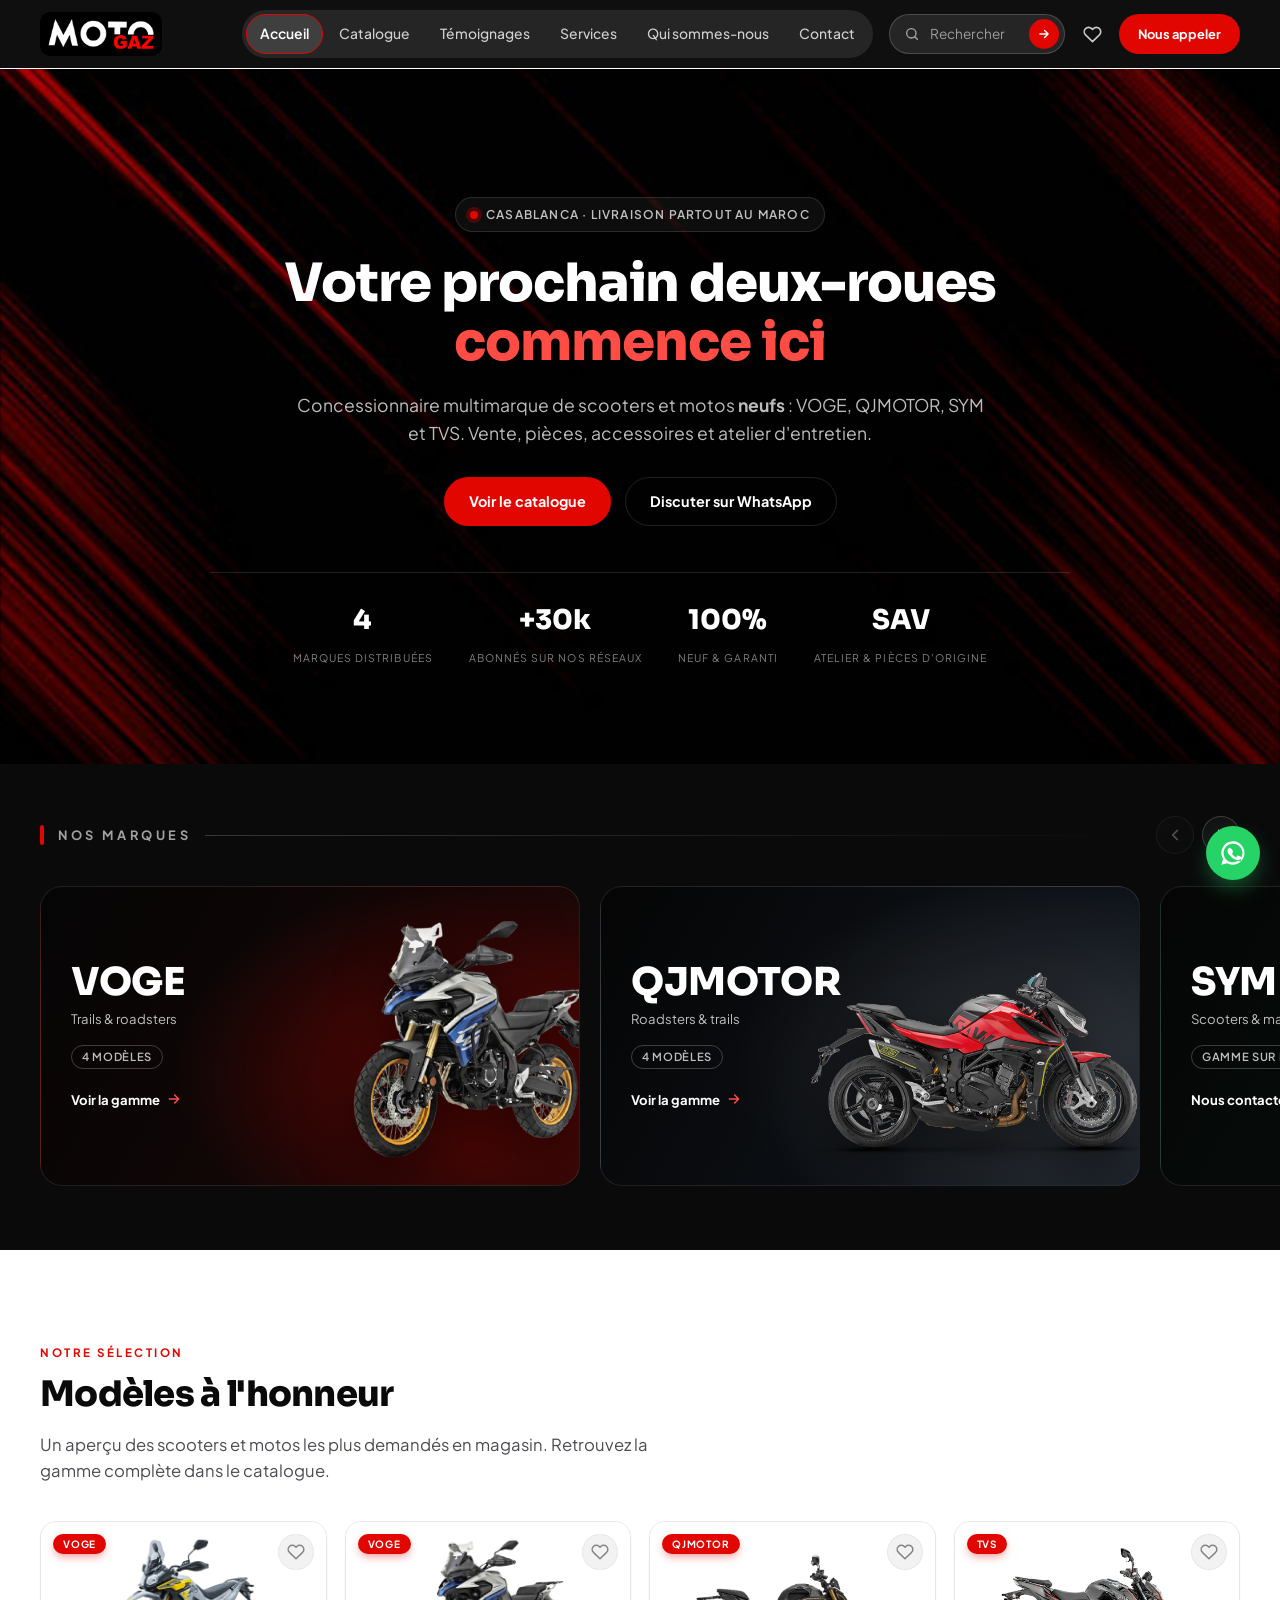
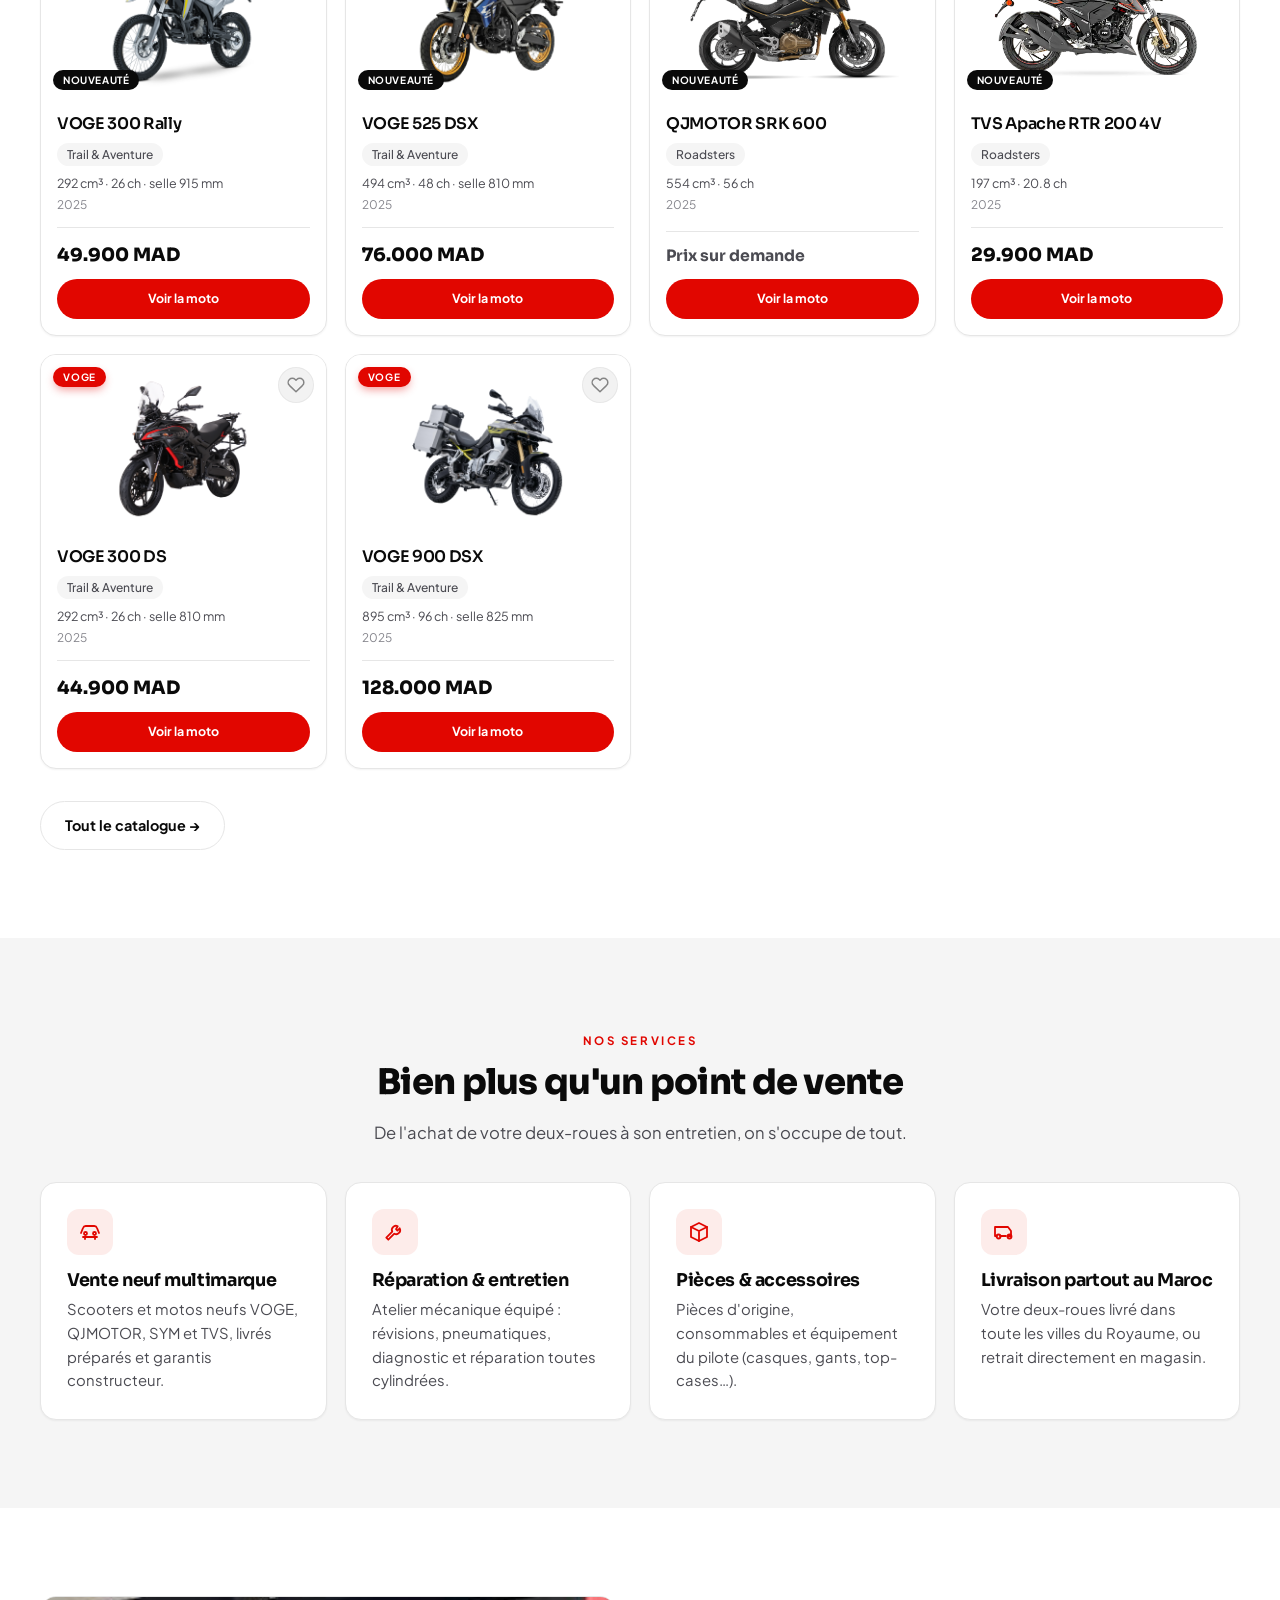
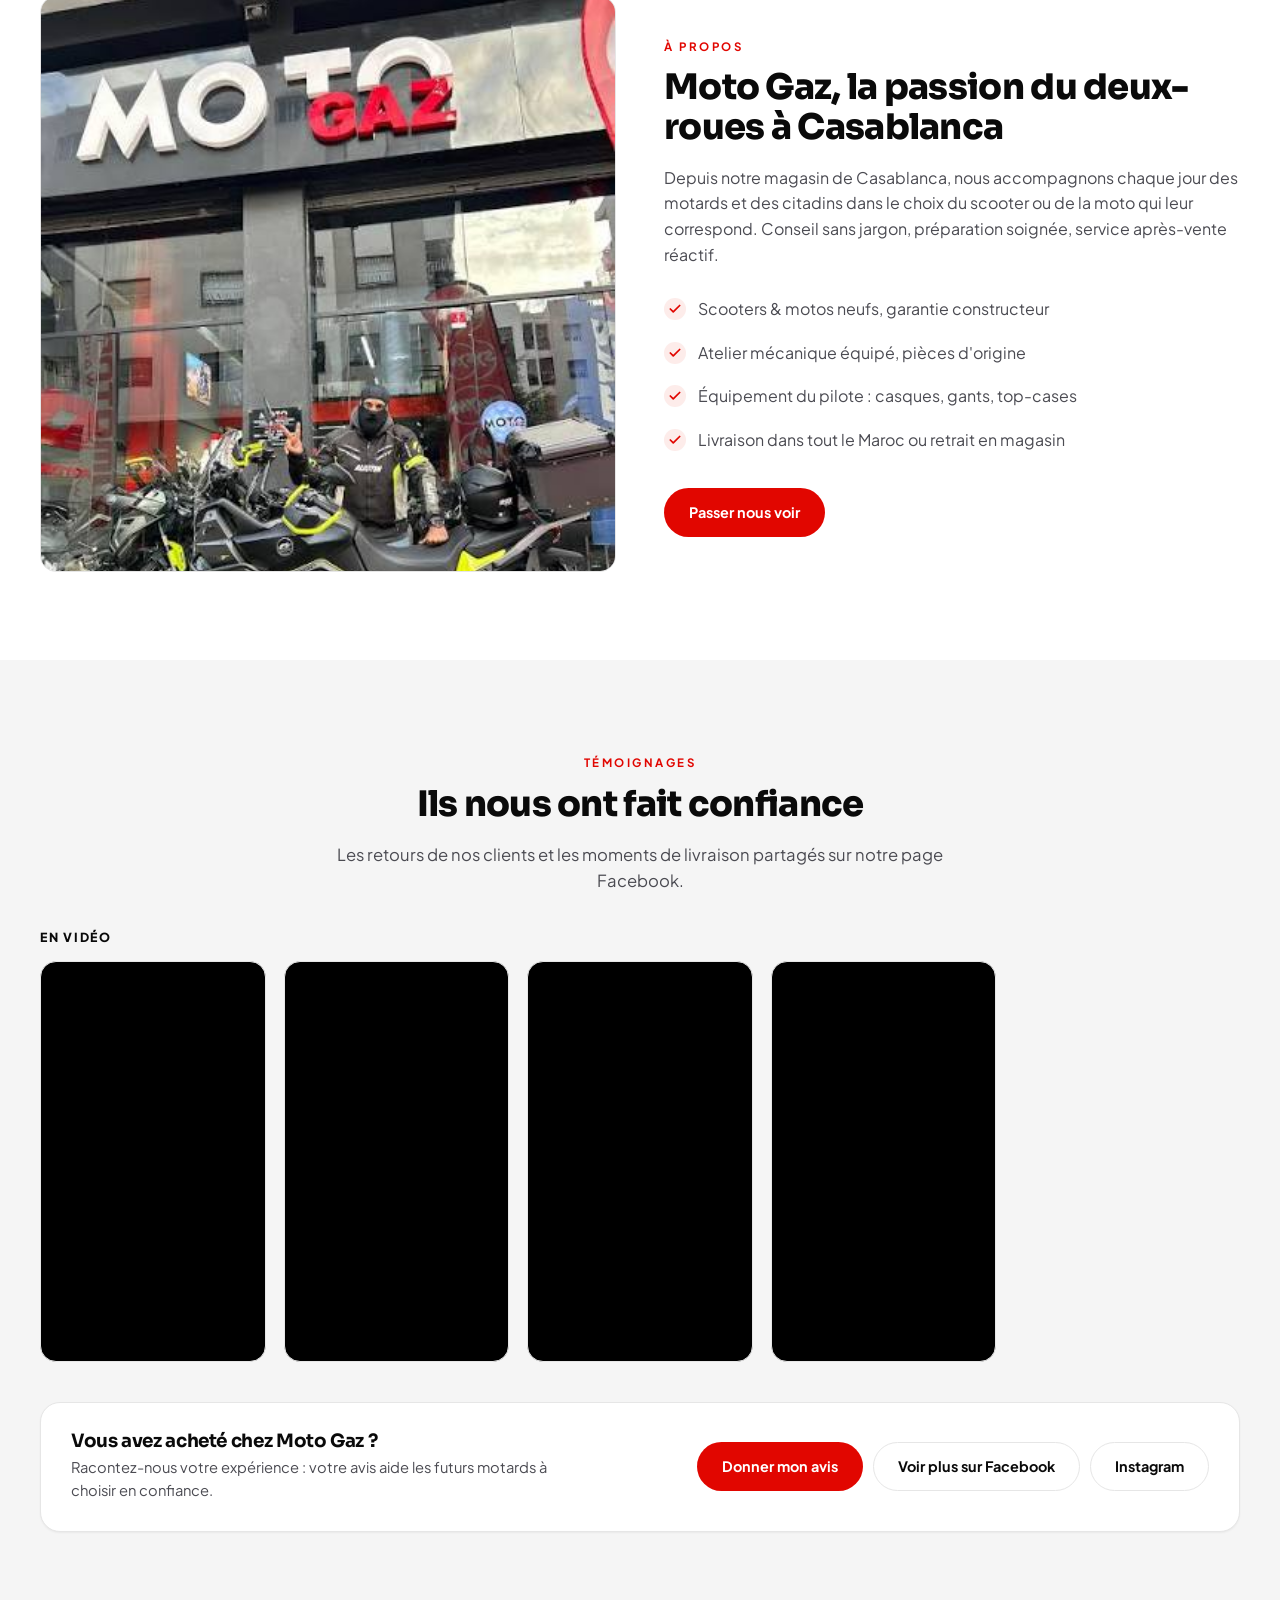
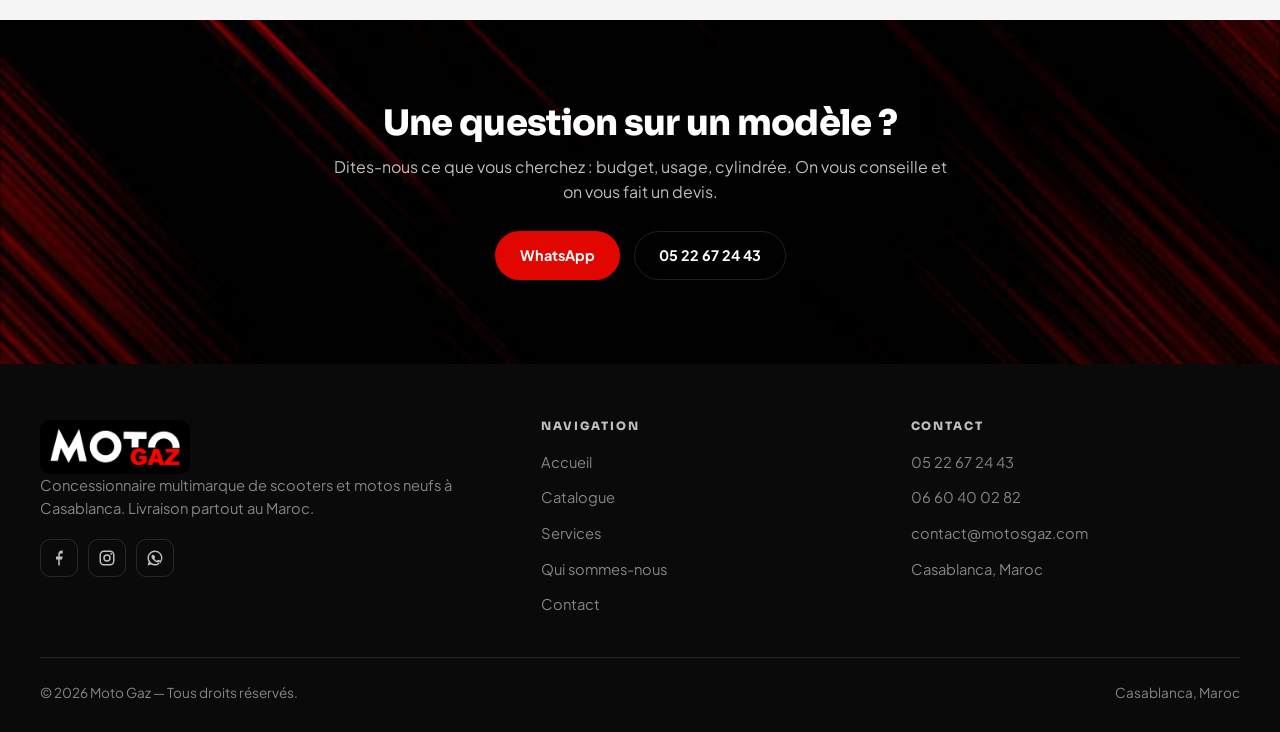
<file: index.html>
<!DOCTYPE html>
<html lang="fr">
<head>
<meta charset="utf-8">
<meta name="viewport" content="width=device-width, initial-scale=1">
<title>Moto Gaz — Vente de scooters &amp; motos neufs à Casablanca</title>
<meta name="description" content="Moto Gaz, concessionnaire multimarque à Casablanca : scooters et motos neufs VOGE, QJMOTOR, SYM et TVS. Pièces, accessoires, réparation. Livraison partout au Maroc.">
<link rel="preconnect" href="https://fonts.googleapis.com">
<link rel="preconnect" href="https://fonts.gstatic.com" crossorigin>
<link href="https://fonts.googleapis.com/css2?family=Plus+Jakarta+Sans:wght@400;500;600;700;800&family=Sora:wght@600;700;800&display=swap" rel="stylesheet">
<link rel="stylesheet" href="assets/css/style.css">
<link rel="icon" href="assets/img/favicon.png" type="image/png">
<link rel="apple-touch-icon" href="assets/img/apple-touch-icon.png">
</head>
<body>

<!-- ===================== HEADER ===================== -->
<header class="site-header">
  <div class="container site-header__inner">
    <a class="brand" href="index.html" aria-label="Moto Gaz, accueil">
      <img class="brand__logo" src="assets/img/logo-motogaz.png" alt="Moto Gaz" width="720" height="259">
    </a>
    <nav class="nav" id="nav" aria-label="Navigation principale">
      <a href="index.html">Accueil</a>
      <a href="catalogue.html">Catalogue</a>
      <a href="index.html#temoignages">Témoignages</a>
      <a href="index.html#services">Services</a>
      <a href="qui-sommes-nous.html">Qui sommes-nous</a>
      <a href="contact.html">Contact</a>
    </nav>
    <div class="header-actions">
      <form class="site-search" data-site-search role="search" action="catalogue.html" method="get" autocomplete="off">
        <button type="button" class="icon-btn site-search__toggle" data-search-toggle aria-label="Rechercher" aria-expanded="false">
          <svg viewBox="0 0 24 24" fill="none" stroke="currentColor" stroke-width="2" stroke-linecap="round" aria-hidden="true"><circle cx="11" cy="11" r="7"/><path d="m20 20-3.5-3.5"/></svg>
        </button>
        <div class="site-search__box">
          <svg viewBox="0 0 24 24" fill="none" stroke="currentColor" stroke-width="2" stroke-linecap="round" aria-hidden="true"><circle cx="11" cy="11" r="7"/><path d="m20 20-3.5-3.5"/></svg>
          <input type="search" name="q" data-site-q placeholder="Rechercher…" aria-label="Rechercher une moto" aria-autocomplete="list" aria-controls="site-suggest">
          <button type="submit" class="site-search__go" aria-label="Lancer la recherche">
            <svg viewBox="0 0 24 24" fill="none" stroke="currentColor" stroke-width="2.4" stroke-linecap="round" stroke-linejoin="round" aria-hidden="true"><path d="M5 12h14M13 6l6 6-6 6"/></svg>
          </button>
        </div>
        <div class="site-search__list" id="site-suggest" data-site-suggest role="listbox" hidden></div>
      </form>
      <a class="icon-btn" href="catalogue.html?fav=1" aria-label="Mes favoris">
        <svg viewBox="0 0 24 24" fill="none" stroke="currentColor" stroke-width="2" stroke-linecap="round" stroke-linejoin="round" aria-hidden="true"><path d="M20.8 4.6a5.5 5.5 0 0 0-7.8 0L12 5.7l-1-1.1a5.5 5.5 0 0 0-7.8 7.8l1 1.1L12 21l7.8-7.5 1-1.1a5.5 5.5 0 0 0 0-7.8z"/></svg>
        <span class="icon-btn__count" data-fav-count hidden>0</span>
      </a>
      <a class="btn btn--sm header-cta" data-site-href="tel" href="#">Nous appeler</a>
      <button class="nav-toggle" aria-label="Ouvrir le menu" aria-controls="nav" aria-expanded="false">
        <svg viewBox="0 0 24 24" fill="none" stroke="currentColor" stroke-width="2.2" stroke-linecap="round"><path d="M3 6h18M3 12h18M3 18h18"/></svg>
      </button>
    </div>
  </div>
</header>

<main>

<!-- ===================== HERO ===================== -->
<section class="hero hero--center">
  <div class="container hero__inner">
    <span class="hero__kicker">Casablanca · Livraison partout au Maroc</span>
    <h1>Votre prochain deux-roues<br><em>commence ici</em></h1>
    <p class="lead">Concessionnaire multimarque de scooters et motos <strong>neufs</strong> :
      VOGE, QJMOTOR, SYM et TVS. Vente, pièces, accessoires et atelier d'entretien.</p>
    <div class="hero__actions">
      <a class="btn" href="catalogue.html">Voir le catalogue</a>
      <a class="btn btn--ghost" data-site-href="whatsapp" href="#">Discuter sur WhatsApp</a>
    </div>
    <div class="hero__stats">
      <div><strong>4</strong><span>marques distribuées</span></div>
      <div><strong>+30k</strong><span>abonnés sur nos réseaux</span></div>
      <div><strong>100%</strong><span>neuf &amp; garanti</span></div>
      <div><strong>SAV</strong><span>atelier &amp; pièces d'origine</span></div>
    </div>
  </div>
</section>

<!-- ===================== MARQUES ===================== -->
<section class="brands-band" aria-label="Nos marques">
  <div class="container brands-band__head">
    <span class="brands-band__bar" aria-hidden="true"></span>
    <h2 class="brands-band__title">Nos marques</h2>
    <span class="brands-band__line" aria-hidden="true"></span>
    <div class="brands-band__nav">
      <button type="button" class="brands-band__btn" data-brands-prev aria-label="Marques précédentes">
        <svg viewBox="0 0 24 24" fill="none" stroke="currentColor" stroke-width="2.2" stroke-linecap="round" stroke-linejoin="round" aria-hidden="true"><path d="m15 18-6-6 6-6"/></svg>
      </button>
      <button type="button" class="brands-band__btn" data-brands-next aria-label="Marques suivantes">
        <svg viewBox="0 0 24 24" fill="none" stroke="currentColor" stroke-width="2.2" stroke-linecap="round" stroke-linejoin="round" aria-hidden="true"><path d="m9 18 6-6-6-6"/></svg>
      </button>
    </div>
  </div>
  <div class="brands-track" data-brands></div>
</section>

<!-- ===================== SÉLECTION ===================== -->
<section class="section">
  <div class="container">
    <div class="section__head">
      <span class="eyebrow">Notre sélection</span>
      <h2>Modèles à l'honneur</h2>
      <p>Un aperçu des scooters et motos les plus demandés en magasin. Retrouvez la gamme complète dans le catalogue.</p>
    </div>
    <div class="moto-grid" data-featured="6"></div>
    <div style="margin-top:32px">
      <a class="btn btn--ghost" href="catalogue.html">Tout le catalogue →</a>
    </div>
  </div>
</section>

<!-- ===================== SERVICES ===================== -->
<section class="section section--alt" id="services">
  <div class="container">
    <div class="section__head section__head--center">
      <span class="eyebrow">Nos services</span>
      <h2>Bien plus qu'un point de vente</h2>
      <p>De l'achat de votre deux-roues à son entretien, on s'occupe de tout.</p>
    </div>
    <div class="cards" data-services></div>
  </div>
</section>

<!-- ===================== À PROPOS ===================== -->
<section class="section" id="apropos">
  <div class="container split">
    <div class="split__media">
      <img src="assets/img/devanture.jpg" alt="Le magasin Moto Gaz à Casablanca"
           onerror="this.onerror=null;this.src='assets/img/motos/placeholder-devanture.svg'">
    </div>
    <div>
      <span class="eyebrow">À propos</span>
      <h2>Moto Gaz, la passion du deux-roues à Casablanca</h2>
      <p>Depuis notre magasin de Casablanca, nous accompagnons chaque jour des motards
        et des citadins dans le choix du scooter ou de la moto qui leur correspond.
        Conseil sans jargon, préparation soignée, service après-vente réactif.</p>
      <ul class="tick-list">
        <li>Scooters &amp; motos neufs, garantie constructeur</li>
        <li>Atelier mécanique équipé, pièces d'origine</li>
        <li>Équipement du pilote : casques, gants, top-cases</li>
        <li>Livraison dans tout le Maroc ou retrait en magasin</li>
      </ul>
      <div style="margin-top:26px">
        <a class="btn" href="contact.html">Passer nous voir</a>
      </div>
    </div>
  </div>
</section>

<!-- ===================== TÉMOIGNAGES ===================== -->
<section class="section section--alt" id="temoignages">
  <div class="container">
    <div class="section__head section__head--center">
      <span class="eyebrow">Témoignages</span>
      <h2>Ils nous ont fait confiance</h2>
      <p>Les retours de nos clients et les moments de livraison partagés sur notre page Facebook.</p>
    </div>

    <div class="testi-grid" data-temoignages></div>

    <div data-fb-videos-block>
      <h3 class="testi-sub">En vidéo</h3>
      <div class="video-grid" data-fb-videos></div>
    </div>

    <div class="testi-cta">
      <div>
        <h3>Vous avez acheté chez Moto Gaz ?</h3>
        <p>Racontez-nous votre expérience : votre avis aide les futurs motards à choisir en confiance.</p>
      </div>
      <div class="testi-cta__actions">
        <a class="btn" data-site-href="whatsapp"
           data-wa-text="Bonjour Moto Gaz, je souhaite partager mon témoignage sur mon achat."
           href="#">Donner mon avis</a>
        <a class="btn btn--ghost" data-social="facebook" href="#" target="_blank" rel="noopener">Voir plus sur Facebook</a>
        <a class="btn btn--ghost" data-social="instagram" href="#" target="_blank" rel="noopener">Instagram</a>
      </div>
    </div>
  </div>
</section>

<!-- ===================== CTA ===================== -->
<section class="cta">
  <h2>Une question sur un modèle ?</h2>
  <p>Dites-nous ce que vous cherchez : budget, usage, cylindrée. On vous conseille et on vous fait un devis.</p>
  <div class="cta__actions">
    <a class="btn" data-site-href="whatsapp" href="#">WhatsApp</a>
    <a class="btn btn--ghost" data-site-href="tel" href="#">05 22 67 24 43</a>
  </div>
</section>

</main>

<!-- ===================== FOOTER ===================== -->
<footer class="site-footer">
  <div class="container">
    <div class="site-footer__grid">
      <div>
        <a class="brand" href="index.html">
          <img class="brand__logo" src="assets/img/logo-motogaz.png" alt="Moto Gaz" width="720" height="259">
        </a>
        <p>Concessionnaire multimarque de scooters et motos neufs à Casablanca. Livraison partout au Maroc.</p>
        <div class="socials">
          <a data-social="facebook" href="#" target="_blank" rel="noopener" aria-label="Facebook">
            <svg viewBox="0 0 24 24" fill="currentColor"><path d="M13 22v-8h3l1-4h-4V8c0-1 .3-2 2-2h2V2.2C18.5 2.1 17.3 2 16 2c-3 0-5 1.8-5 5.2V10H8v4h3v8z"/></svg>
          </a>
          <a data-social="instagram" href="#" target="_blank" rel="noopener" aria-label="Instagram">
            <svg viewBox="0 0 24 24" fill="none" stroke="currentColor" stroke-width="2"><rect x="3" y="3" width="18" height="18" rx="5"/><circle cx="12" cy="12" r="4"/><circle cx="17.5" cy="6.5" r="1.2" fill="currentColor" stroke="none"/></svg>
          </a>
          <a data-site-href="whatsapp" href="#" target="_blank" rel="noopener" aria-label="WhatsApp">
            <svg viewBox="0 0 24 24" fill="currentColor"><path d="M12 2a10 10 0 0 0-8.5 15.2L2 22l4.9-1.3A10 10 0 1 0 12 2m0 2a8 8 0 0 1 6.7 12.4l-.3.4.7 2.6-2.7-.7-.4.2A8 8 0 1 1 12 4m-3 3.5c-.2 0-.5 0-.7.4-.3.4-1 1-1 2.3s1 2.7 1.2 2.9c.1.2 2 3.1 4.9 4.2 2.4 1 2.9.8 3.4.8s1.7-.7 2-1.4c.2-.7.2-1.2.2-1.4l-1-.4c-.7-.3-1.5-.6-1.7-.7-.2 0-.4-.1-.6.2l-.8 1c-.1.2-.3.2-.5.1s-1-.4-1.9-1.2c-.7-.6-1.2-1.4-1.3-1.6s0-.4.1-.5l.4-.5c.1-.2.2-.3.3-.5v-.5c0-.2-.6-1.5-.9-2-.2-.5-.4-.4-.6-.4z"/></svg>
          </a>
        </div>
      </div>
      <div>
        <h4>NAVIGATION</h4>
        <ul>
          <li><a href="index.html">Accueil</a></li>
          <li><a href="catalogue.html">Catalogue</a></li>
          <li><a href="index.html#services">Services</a></li>
          <li><a href="qui-sommes-nous.html">Qui sommes-nous</a></li>
          <li><a href="contact.html">Contact</a></li>
        </ul>
      </div>
      <div>
        <h4>CONTACT</h4>
        <ul>
          <li><a data-site-href="tel" href="#">05 22 67 24 43</a></li>
          <li><a data-site-href="tel2" href="#">06 60 40 02 82</a></li>
          <li><a data-site-href="mail" href="#" data-site="email">contact@motosgaz.com</a></li>
          <li><a data-site-href="maps" href="#" target="_blank" rel="noopener">Casablanca, Maroc</a></li>
        </ul>
      </div>
    </div>
    <div class="site-footer__bar">
      <span>© <span data-year>2026</span> Moto Gaz — Tous droits réservés.</span>
      <span>Casablanca, Maroc</span>
    </div>
  </div>
</footer>

<script src="data/motos.js"></script>
<script src="assets/js/main.js"></script>
</body>
</html>
</file>
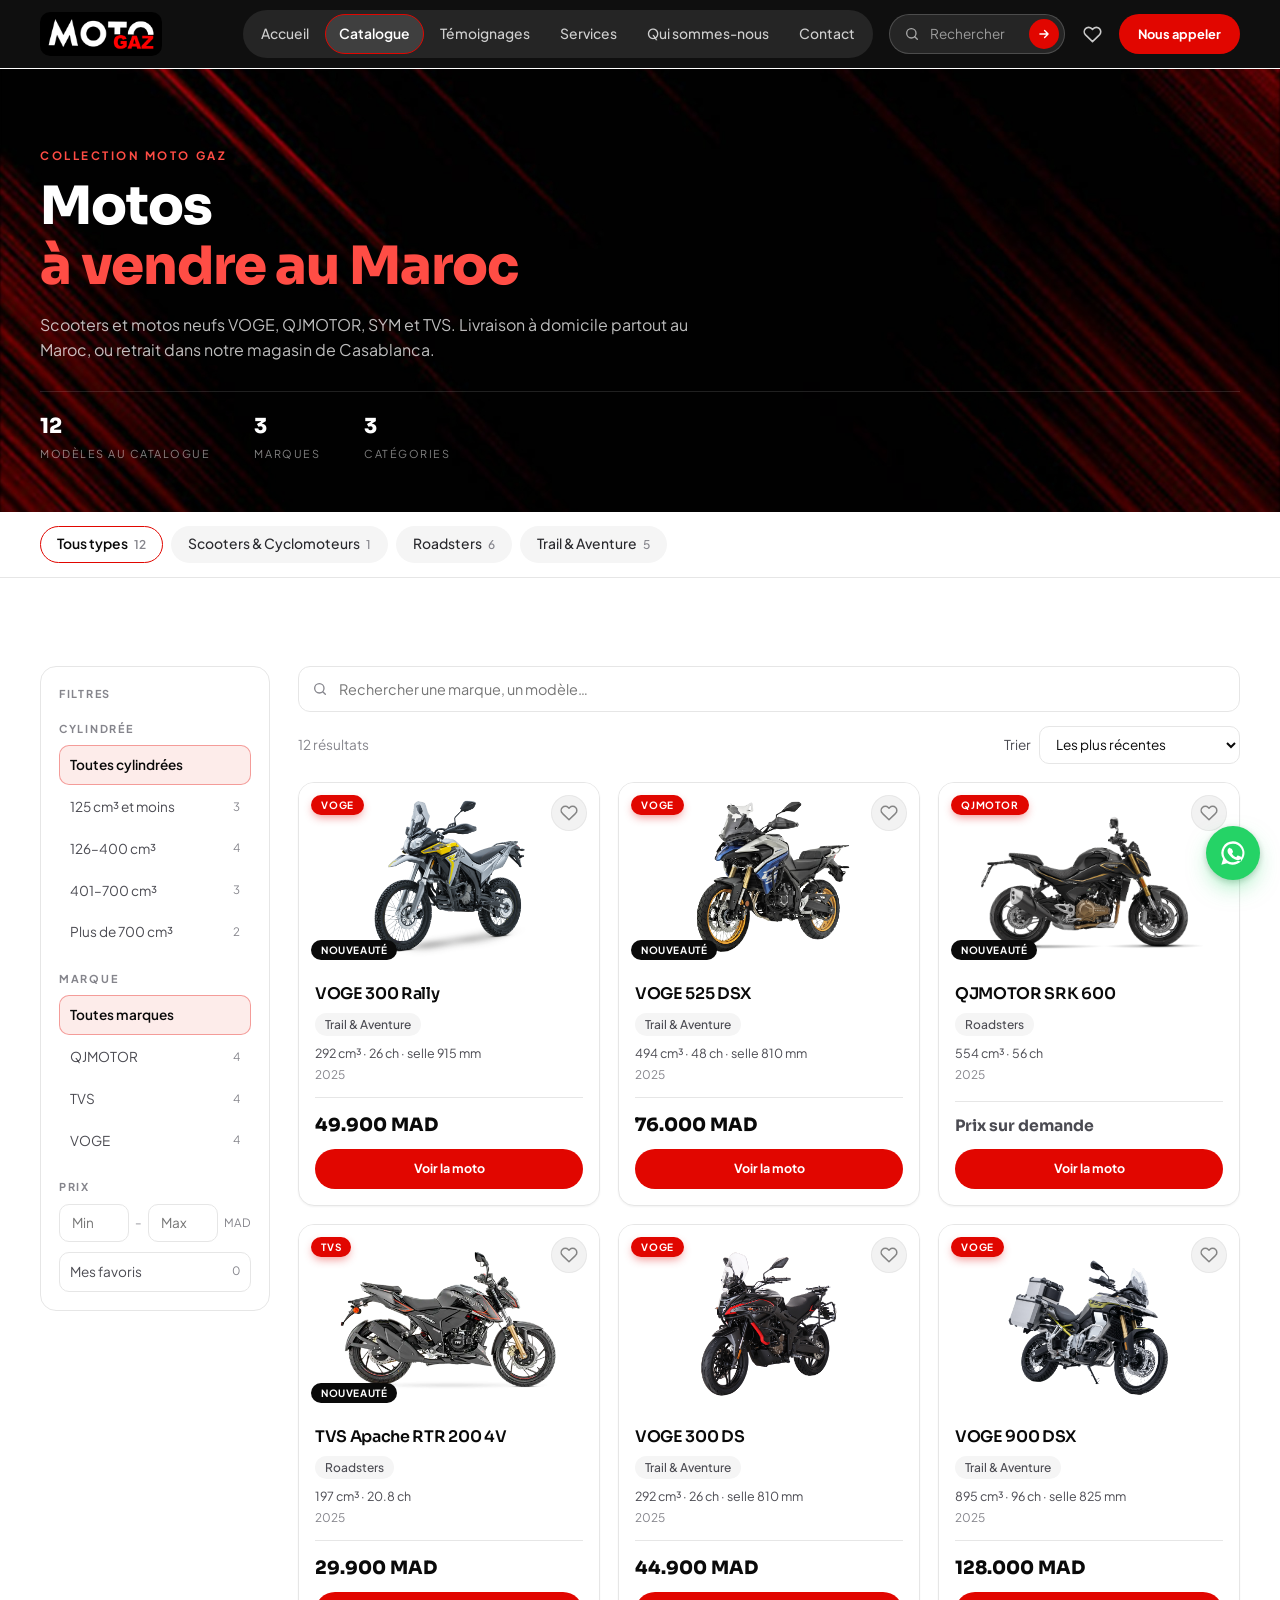
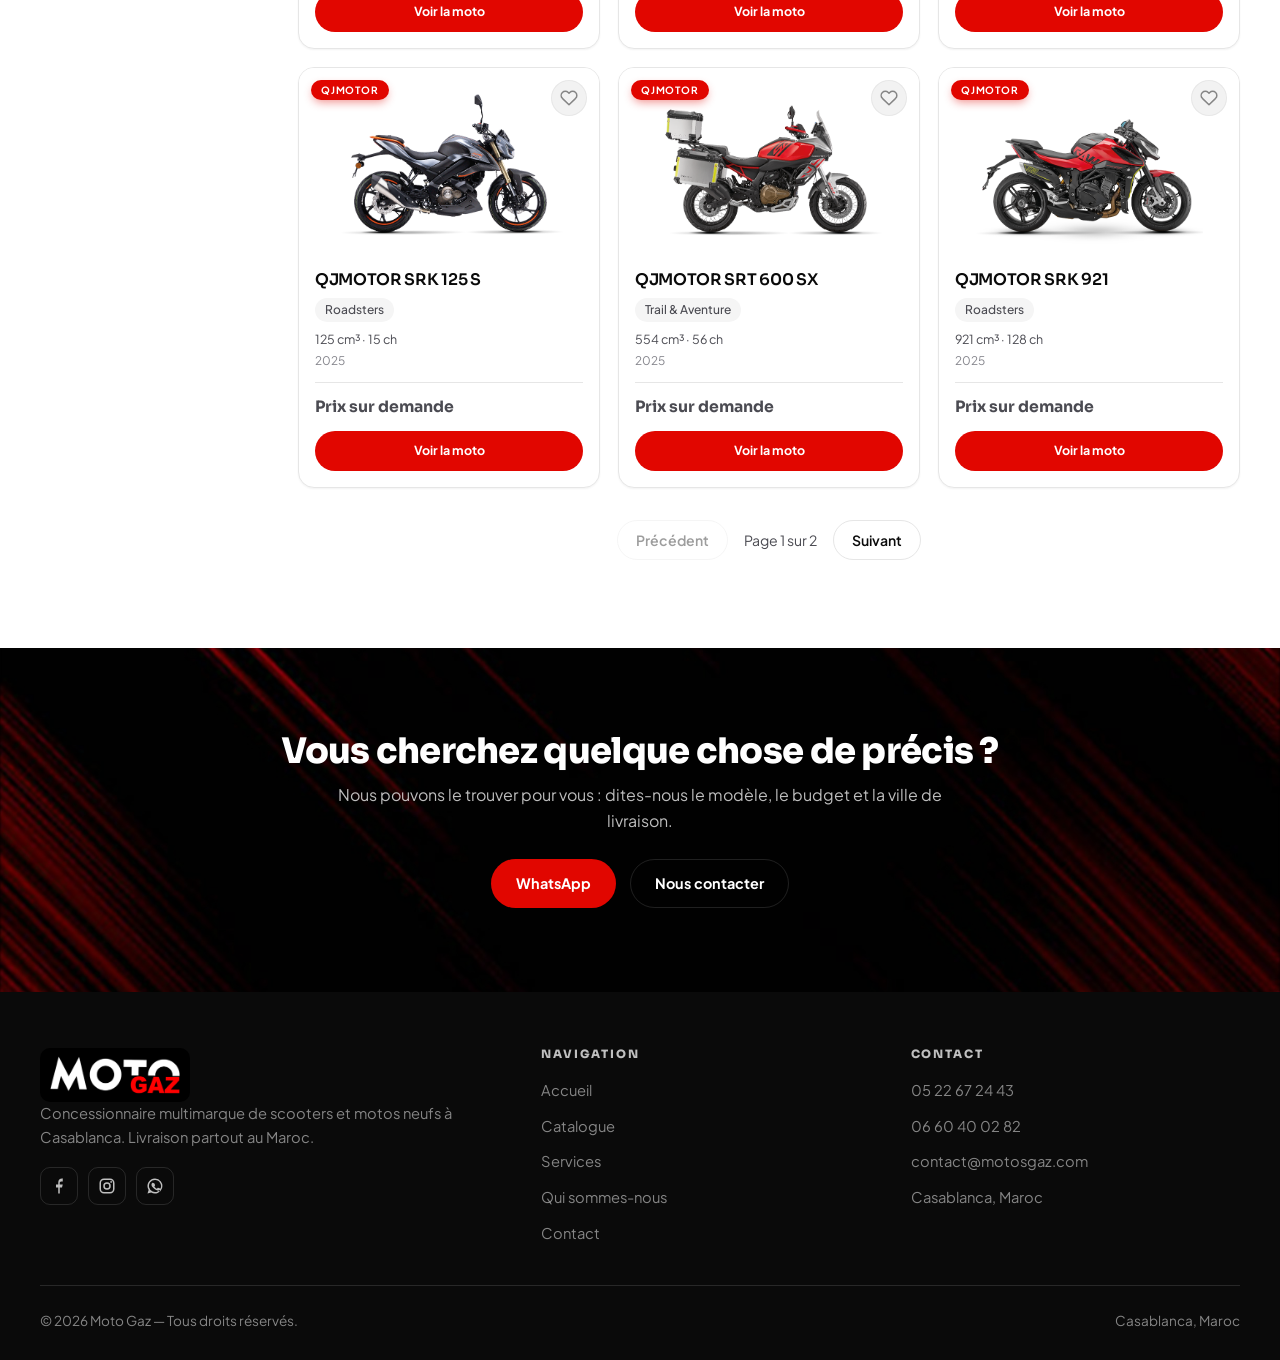
<file: catalogue.html>
<!DOCTYPE html>
<html lang="fr">
<head>
<meta charset="utf-8">
<meta name="viewport" content="width=device-width, initial-scale=1">
<title>Catalogue — Scooters &amp; motos neufs | Moto Gaz Casablanca</title>
<meta name="description" content="Catalogue Moto Gaz : scooters et motos neufs VOGE, QJMOTOR, SYM et TVS. Filtrez par marque et par type. Livraison partout au Maroc.">
<link rel="preconnect" href="https://fonts.googleapis.com">
<link rel="preconnect" href="https://fonts.gstatic.com" crossorigin>
<link href="https://fonts.googleapis.com/css2?family=Plus+Jakarta+Sans:wght@400;500;600;700;800&family=Sora:wght@600;700;800&display=swap" rel="stylesheet">
<link rel="stylesheet" href="assets/css/style.css">
<link rel="icon" href="assets/img/favicon.png" type="image/png">
<link rel="apple-touch-icon" href="assets/img/apple-touch-icon.png">
</head>
<body>

<header class="site-header">
  <div class="container site-header__inner">
    <a class="brand" href="index.html" aria-label="Moto Gaz, accueil">
      <img class="brand__logo" src="assets/img/logo-motogaz.png" alt="Moto Gaz" width="720" height="259">
    </a>
    <nav class="nav" id="nav" aria-label="Navigation principale">
      <a href="index.html">Accueil</a>
      <a href="catalogue.html">Catalogue</a>
      <a href="index.html#temoignages">Témoignages</a>
      <a href="index.html#services">Services</a>
      <a href="qui-sommes-nous.html">Qui sommes-nous</a>
      <a href="contact.html">Contact</a>
    </nav>
    <div class="header-actions">
      <form class="site-search" data-site-search role="search" action="catalogue.html" method="get" autocomplete="off">
        <button type="button" class="icon-btn site-search__toggle" data-search-toggle aria-label="Rechercher" aria-expanded="false">
          <svg viewBox="0 0 24 24" fill="none" stroke="currentColor" stroke-width="2" stroke-linecap="round" aria-hidden="true"><circle cx="11" cy="11" r="7"/><path d="m20 20-3.5-3.5"/></svg>
        </button>
        <div class="site-search__box">
          <svg viewBox="0 0 24 24" fill="none" stroke="currentColor" stroke-width="2" stroke-linecap="round" aria-hidden="true"><circle cx="11" cy="11" r="7"/><path d="m20 20-3.5-3.5"/></svg>
          <input type="search" name="q" data-site-q placeholder="Rechercher…" aria-label="Rechercher une moto" aria-autocomplete="list" aria-controls="site-suggest">
          <button type="submit" class="site-search__go" aria-label="Lancer la recherche">
            <svg viewBox="0 0 24 24" fill="none" stroke="currentColor" stroke-width="2.4" stroke-linecap="round" stroke-linejoin="round" aria-hidden="true"><path d="M5 12h14M13 6l6 6-6 6"/></svg>
          </button>
        </div>
        <div class="site-search__list" id="site-suggest" data-site-suggest role="listbox" hidden></div>
      </form>
      <a class="icon-btn" href="catalogue.html?fav=1" aria-label="Mes favoris">
        <svg viewBox="0 0 24 24" fill="none" stroke="currentColor" stroke-width="2" stroke-linecap="round" stroke-linejoin="round" aria-hidden="true"><path d="M20.8 4.6a5.5 5.5 0 0 0-7.8 0L12 5.7l-1-1.1a5.5 5.5 0 0 0-7.8 7.8l1 1.1L12 21l7.8-7.5 1-1.1a5.5 5.5 0 0 0 0-7.8z"/></svg>
        <span class="icon-btn__count" data-fav-count hidden>0</span>
      </a>
      <a class="btn btn--sm header-cta" data-site-href="tel" href="#">Nous appeler</a>
      <button class="nav-toggle" aria-label="Ouvrir le menu" aria-controls="nav" aria-expanded="false">
        <svg viewBox="0 0 24 24" fill="none" stroke="currentColor" stroke-width="2.2" stroke-linecap="round"><path d="M3 6h18M3 12h18M3 18h18"/></svg>
      </button>
    </div>
  </div>
</header>

<main>

<section class="cat-hero">
  <div class="container">
    <span class="eyebrow">Collection Moto Gaz</span>
    <h1>Motos <em>à vendre au Maroc</em></h1>
    <p>Scooters et motos neufs VOGE, QJMOTOR, SYM et TVS. Livraison à domicile partout au Maroc, ou retrait dans notre magasin de Casablanca.</p>
    <div class="cat-stats" data-cat-stats></div>
  </div>
</section>

<div class="cat-tabs-wrap">
  <div class="container">
    <div class="cat-tabs" data-cat-tabs aria-label="Catégories"></div>
  </div>
</div>

<section class="section" data-catalogue>
  <div class="container cat-layout">

    <aside class="cat-filters" data-cat-filters aria-label="Filtres">
      <p class="cat-filters__title">Filtres</p>

      <div class="facet">
        <div class="facet__title">Cylindrée</div>
        <div class="facet__list" data-facet-cc></div>
      </div>

      <div class="facet">
        <div class="facet__title">Marque</div>
        <div class="facet__list" data-facet-marque></div>
      </div>

      <div class="facet">
        <div class="facet__title">Prix</div>
        <div class="price-range">
          <input type="number" min="0" step="1000" inputmode="numeric" placeholder="Min" data-pmin aria-label="Prix minimum">
          <span>–</span>
          <input type="number" min="0" step="1000" inputmode="numeric" placeholder="Max" data-pmax aria-label="Prix maximum">
          <span>MAD</span>
        </div>
      </div>

      <button type="button" class="facet__btn facet__btn--fav" data-set="fav"></button>
      <button type="button" class="cat-reset" data-reset hidden>Réinitialiser les filtres</button>
    </aside>

    <div class="cat-main">
      <div class="cat-search">
        <svg viewBox="0 0 24 24" fill="none" stroke="currentColor" stroke-width="2" stroke-linecap="round" aria-hidden="true"><circle cx="11" cy="11" r="7"/><path d="m20 20-3.5-3.5"/></svg>
        <input type="search" data-q placeholder="Rechercher une marque, un modèle…" aria-label="Rechercher">
      </div>

      <div class="cat-toolbar__row">
        <span class="cat-count" data-catalogue-count></span>
        <button type="button" class="cat-filters-toggle" data-filters-toggle>Filtres</button>
        <label class="cat-sort">Trier
          <select data-sort>
            <option value="recent">Les plus récentes</option>
            <option value="prix-asc">Prix : croissant</option>
            <option value="prix-desc">Prix : décroissant</option>
            <option value="cc-asc">Cylindrée : croissante</option>
            <option value="cc-desc">Cylindrée : décroissante</option>
            <option value="az">A → Z</option>
          </select>
        </label>
      </div>

      <div class="moto-grid" data-catalogue-grid></div>
      <nav class="pager" data-pager aria-label="Pagination"></nav>
    </div>

  </div>
</section>

<section class="cta">
  <h2>Vous cherchez quelque chose de précis ?</h2>
  <p>Nous pouvons le trouver pour vous : dites-nous le modèle, le budget et la ville de livraison.</p>
  <div class="cta__actions">
    <a class="btn" data-site-href="whatsapp" href="#">WhatsApp</a>
    <a class="btn btn--ghost" href="contact.html">Nous contacter</a>
  </div>
</section>

</main>

<footer class="site-footer">
  <div class="container">
    <div class="site-footer__grid">
      <div>
        <a class="brand" href="index.html">
          <img class="brand__logo" src="assets/img/logo-motogaz.png" alt="Moto Gaz" width="720" height="259">
        </a>
        <p>Concessionnaire multimarque de scooters et motos neufs à Casablanca. Livraison partout au Maroc.</p>
        <div class="socials">
          <a data-social="facebook" href="#" target="_blank" rel="noopener" aria-label="Facebook">
            <svg viewBox="0 0 24 24" fill="currentColor"><path d="M13 22v-8h3l1-4h-4V8c0-1 .3-2 2-2h2V2.2C18.5 2.1 17.3 2 16 2c-3 0-5 1.8-5 5.2V10H8v4h3v8z"/></svg>
          </a>
          <a data-social="instagram" href="#" target="_blank" rel="noopener" aria-label="Instagram">
            <svg viewBox="0 0 24 24" fill="none" stroke="currentColor" stroke-width="2"><rect x="3" y="3" width="18" height="18" rx="5"/><circle cx="12" cy="12" r="4"/><circle cx="17.5" cy="6.5" r="1.2" fill="currentColor" stroke="none"/></svg>
          </a>
          <a data-site-href="whatsapp" href="#" target="_blank" rel="noopener" aria-label="WhatsApp">
            <svg viewBox="0 0 24 24" fill="currentColor"><path d="M12 2a10 10 0 0 0-8.5 15.2L2 22l4.9-1.3A10 10 0 1 0 12 2m0 2a8 8 0 0 1 6.7 12.4l-.3.4.7 2.6-2.7-.7-.4.2A8 8 0 1 1 12 4m-3 3.5c-.2 0-.5 0-.7.4-.3.4-1 1-1 2.3s1 2.7 1.2 2.9c.1.2 2 3.1 4.9 4.2 2.4 1 2.9.8 3.4.8s1.7-.7 2-1.4c.2-.7.2-1.2.2-1.4l-1-.4c-.7-.3-1.5-.6-1.7-.7-.2 0-.4-.1-.6.2l-.8 1c-.1.2-.3.2-.5.1s-1-.4-1.9-1.2c-.7-.6-1.2-1.4-1.3-1.6s0-.4.1-.5l.4-.5c.1-.2.2-.3.3-.5v-.5c0-.2-.6-1.5-.9-2-.2-.5-.4-.4-.6-.4z"/></svg>
          </a>
        </div>
      </div>
      <div>
        <h4>NAVIGATION</h4>
        <ul>
          <li><a href="index.html">Accueil</a></li>
          <li><a href="catalogue.html">Catalogue</a></li>
          <li><a href="index.html#services">Services</a></li>
          <li><a href="qui-sommes-nous.html">Qui sommes-nous</a></li>
          <li><a href="contact.html">Contact</a></li>
        </ul>
      </div>
      <div>
        <h4>CONTACT</h4>
        <ul>
          <li><a data-site-href="tel" href="#">05 22 67 24 43</a></li>
          <li><a data-site-href="tel2" href="#">06 60 40 02 82</a></li>
          <li><a data-site-href="mail" href="#">contact@motosgaz.com</a></li>
          <li><a data-site-href="maps" href="#" target="_blank" rel="noopener">Casablanca, Maroc</a></li>
        </ul>
      </div>
    </div>
    <div class="site-footer__bar">
      <span>© <span data-year>2026</span> Moto Gaz — Tous droits réservés.</span>
      <span>Casablanca, Maroc</span>
    </div>
  </div>
</footer>

<script src="data/motos.js"></script>
<script src="assets/js/main.js"></script>
</body>
</html>
</file>
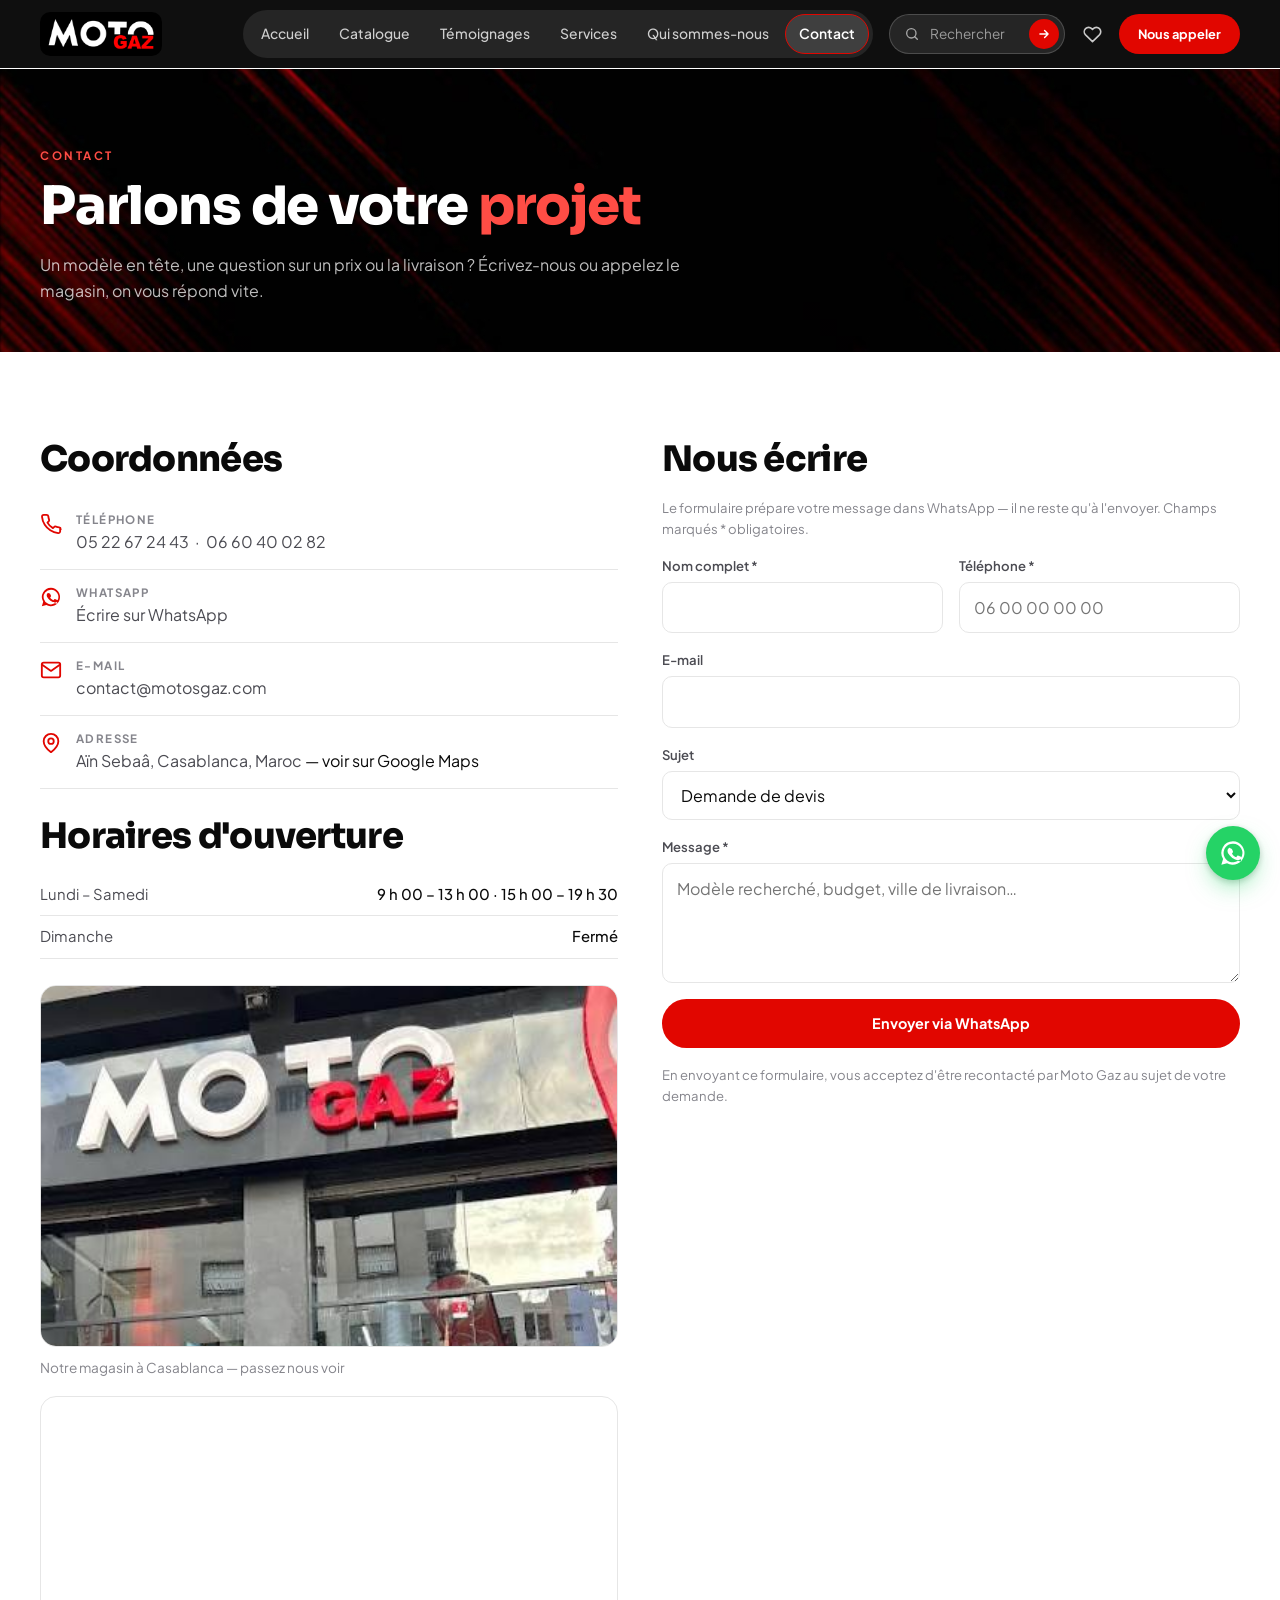
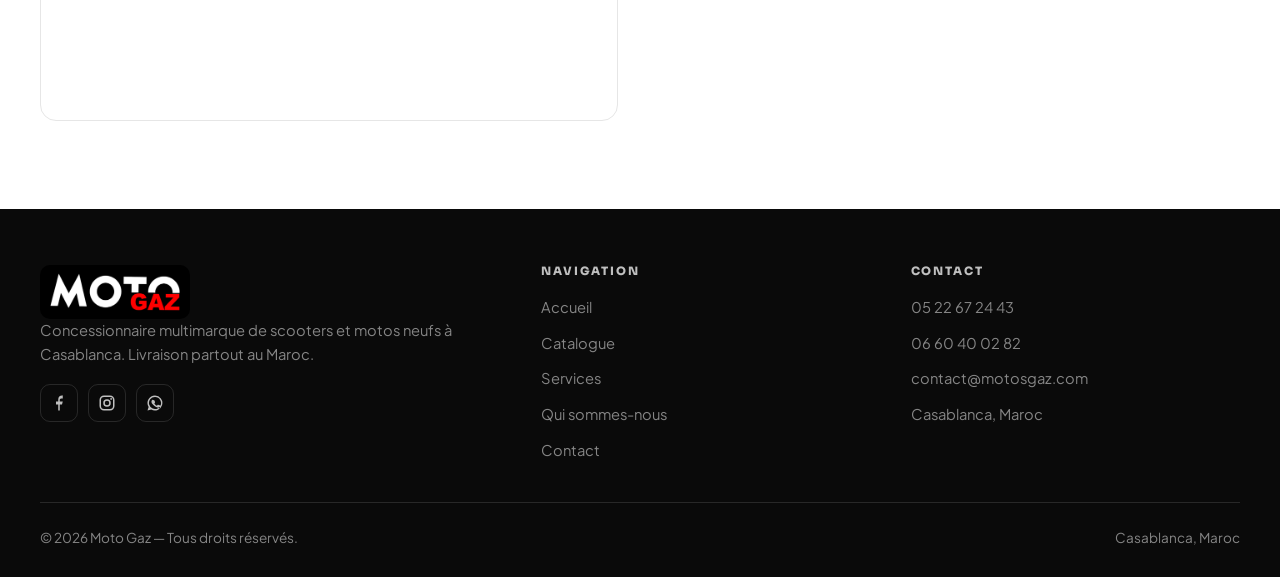
<file: contact.html>
<!DOCTYPE html>
<html lang="fr">
<head>
<meta charset="utf-8">
<meta name="viewport" content="width=device-width, initial-scale=1">
<title>Contact — Moto Gaz Casablanca</title>
<meta name="description" content="Contactez Moto Gaz à Casablanca : téléphone, WhatsApp, e-mail et formulaire. Vente de scooters et motos neufs, livraison partout au Maroc.">
<link rel="preconnect" href="https://fonts.googleapis.com">
<link rel="preconnect" href="https://fonts.gstatic.com" crossorigin>
<link href="https://fonts.googleapis.com/css2?family=Plus+Jakarta+Sans:wght@400;500;600;700;800&family=Sora:wght@600;700;800&display=swap" rel="stylesheet">
<link rel="stylesheet" href="assets/css/style.css">
<link rel="icon" href="assets/img/favicon.png" type="image/png">
<link rel="apple-touch-icon" href="assets/img/apple-touch-icon.png">
</head>
<body>

<header class="site-header">
  <div class="container site-header__inner">
    <a class="brand" href="index.html" aria-label="Moto Gaz, accueil">
      <img class="brand__logo" src="assets/img/logo-motogaz.png" alt="Moto Gaz" width="720" height="259">
    </a>
    <nav class="nav" id="nav" aria-label="Navigation principale">
      <a href="index.html">Accueil</a>
      <a href="catalogue.html">Catalogue</a>
      <a href="index.html#temoignages">Témoignages</a>
      <a href="index.html#services">Services</a>
      <a href="qui-sommes-nous.html">Qui sommes-nous</a>
      <a href="contact.html">Contact</a>
    </nav>
    <div class="header-actions">
      <form class="site-search" data-site-search role="search" action="catalogue.html" method="get" autocomplete="off">
        <button type="button" class="icon-btn site-search__toggle" data-search-toggle aria-label="Rechercher" aria-expanded="false">
          <svg viewBox="0 0 24 24" fill="none" stroke="currentColor" stroke-width="2" stroke-linecap="round" aria-hidden="true"><circle cx="11" cy="11" r="7"/><path d="m20 20-3.5-3.5"/></svg>
        </button>
        <div class="site-search__box">
          <svg viewBox="0 0 24 24" fill="none" stroke="currentColor" stroke-width="2" stroke-linecap="round" aria-hidden="true"><circle cx="11" cy="11" r="7"/><path d="m20 20-3.5-3.5"/></svg>
          <input type="search" name="q" data-site-q placeholder="Rechercher…" aria-label="Rechercher une moto" aria-autocomplete="list" aria-controls="site-suggest">
          <button type="submit" class="site-search__go" aria-label="Lancer la recherche">
            <svg viewBox="0 0 24 24" fill="none" stroke="currentColor" stroke-width="2.4" stroke-linecap="round" stroke-linejoin="round" aria-hidden="true"><path d="M5 12h14M13 6l6 6-6 6"/></svg>
          </button>
        </div>
        <div class="site-search__list" id="site-suggest" data-site-suggest role="listbox" hidden></div>
      </form>
      <a class="icon-btn" href="catalogue.html?fav=1" aria-label="Mes favoris">
        <svg viewBox="0 0 24 24" fill="none" stroke="currentColor" stroke-width="2" stroke-linecap="round" stroke-linejoin="round" aria-hidden="true"><path d="M20.8 4.6a5.5 5.5 0 0 0-7.8 0L12 5.7l-1-1.1a5.5 5.5 0 0 0-7.8 7.8l1 1.1L12 21l7.8-7.5 1-1.1a5.5 5.5 0 0 0 0-7.8z"/></svg>
        <span class="icon-btn__count" data-fav-count hidden>0</span>
      </a>
      <a class="btn btn--sm header-cta" data-site-href="tel" href="#">Nous appeler</a>
      <button class="nav-toggle" aria-label="Ouvrir le menu" aria-controls="nav" aria-expanded="false">
        <svg viewBox="0 0 24 24" fill="none" stroke="currentColor" stroke-width="2.2" stroke-linecap="round"><path d="M3 6h18M3 12h18M3 18h18"/></svg>
      </button>
    </div>
  </div>
</header>

<main>

<section class="page-hero">
  <div class="container">
    <span class="eyebrow">Contact</span>
    <h1>Parlons de votre <em>projet</em></h1>
    <p>Un modèle en tête, une question sur un prix ou la livraison ? Écrivez-nous ou appelez le magasin, on vous répond vite.</p>
  </div>
</section>

<section class="section">
  <div class="container contact-grid">

    <div>
      <h2>Coordonnées</h2>
      <ul class="info-list">
        <li>
          <svg viewBox="0 0 24 24" fill="none" stroke="currentColor" stroke-width="2" stroke-linecap="round" stroke-linejoin="round"><path d="M22 16.9v3a2 2 0 0 1-2.2 2 19.8 19.8 0 0 1-8.6-3 19.5 19.5 0 0 1-6-6 19.8 19.8 0 0 1-3-8.7A2 2 0 0 1 4.1 2h3a2 2 0 0 1 2 1.7c.1 1.2.4 2.4.8 3.5a2 2 0 0 1-.5 2.1L8.1 10.5a16 16 0 0 0 6 6l1.2-1.2a2 2 0 0 1 2.1-.5c1.1.4 2.3.7 3.5.8a2 2 0 0 1 1.7 2z"/></svg>
          <div><b>Téléphone</b>
            <span><a data-site-href="tel" data-site="telephone" href="#">05 22 67 24 43</a>
            &nbsp;·&nbsp;
            <a data-site-href="tel2" data-site="telephone2" href="#">06 60 40 02 82</a></span>
          </div>
        </li>
        <li>
          <svg viewBox="0 0 24 24" fill="currentColor"><path d="M12 2a10 10 0 0 0-8.5 15.2L2 22l4.9-1.3A10 10 0 1 0 12 2m0 2a8 8 0 0 1 6.7 12.4l-.3.4.7 2.6-2.7-.7-.4.2A8 8 0 1 1 12 4m-3 3.5c-.2 0-.5 0-.7.4-.3.4-1 1-1 2.3s1 2.7 1.2 2.9c.1.2 2 3.1 4.9 4.2 2.4 1 2.9.8 3.4.8s1.7-.7 2-1.4c.2-.7.2-1.2.2-1.4l-1-.4c-.7-.3-1.5-.6-1.7-.7-.2 0-.4-.1-.6.2l-.8 1c-.1.2-.3.2-.5.1s-1-.4-1.9-1.2c-.7-.6-1.2-1.4-1.3-1.6s0-.4.1-.5l.4-.5c.1-.2.2-.3.3-.5v-.5c0-.2-.6-1.5-.9-2-.2-.5-.4-.4-.6-.4z"/></svg>
          <div><b>WhatsApp</b>
            <span><a data-site-href="whatsapp" href="#" target="_blank" rel="noopener">Écrire sur WhatsApp</a></span>
          </div>
        </li>
        <li>
          <svg viewBox="0 0 24 24" fill="none" stroke="currentColor" stroke-width="2" stroke-linecap="round" stroke-linejoin="round"><rect x="2" y="4" width="20" height="16" rx="2"/><path d="m22 6-10 7L2 6"/></svg>
          <div><b>E-mail</b>
            <span><a data-site-href="mail" data-site="email" href="#">contact@motosgaz.com</a></span>
          </div>
        </li>
        <li>
          <svg viewBox="0 0 24 24" fill="none" stroke="currentColor" stroke-width="2" stroke-linecap="round" stroke-linejoin="round"><path d="M20 10c0 6-8 12-8 12s-8-6-8-12a8 8 0 0 1 16 0z"/><circle cx="12" cy="10" r="3"/></svg>
          <div><b>Adresse</b>
            <span data-site="adresse">Casablanca, Maroc</span> —
            <a data-site-href="maps" href="#" target="_blank" rel="noopener">voir sur Google Maps</a>
          </div>
        </li>
      </ul>

      <h2>Horaires d'ouverture</h2>
      <ul class="hours" data-hours></ul>

      <figure class="shopfront">
        <img src="assets/img/devanture.jpg" alt="Devanture du magasin Moto Gaz à Casablanca"
             loading="lazy"
             onerror="this.onerror=null;this.src='assets/img/motos/placeholder-devanture.svg'">
        <figcaption>Notre magasin à Casablanca — passez nous voir</figcaption>
      </figure>

      <div class="map-embed">
        <iframe data-map title="Localisation Moto Gaz" loading="lazy"
          referrerpolicy="no-referrer-when-downgrade"
          src="https://www.google.com/maps?q=JF6F%2B27W+Casablanca&output=embed"></iframe>
      </div>
    </div>

    <div>
      <h2>Nous écrire</h2>
      <p class="form__note">Le formulaire prépare votre message dans WhatsApp — il ne reste qu'à l'envoyer. Champs marqués * obligatoires.</p>

      <div class="form-success" data-contact-success>
        WhatsApp s'ouvre avec votre demande pré-remplie : appuyez sur <b>Envoyer</b> pour nous la transmettre.<br>
        Rien ne s'est ouvert ? <a data-wa-fallback href="#" target="_blank" rel="noopener">Ouvrir la conversation WhatsApp</a>.
      </div>

      <form class="form" data-contact-form novalidate>
        <div class="form__row">
          <div class="field">
            <label for="nom">Nom complet *</label>
            <input type="text" id="nom" name="nom" required autocomplete="name">
          </div>
          <div class="field">
            <label for="tel">Téléphone *</label>
            <input type="tel" id="tel" name="tel" required autocomplete="tel" placeholder="06 00 00 00 00">
          </div>
        </div>
        <div class="field">
          <label for="email">E-mail</label>
          <input type="email" id="email" name="email" autocomplete="email">
        </div>
        <div class="field">
          <label for="sujet">Sujet</label>
          <select id="sujet" name="sujet">
            <option value="devis">Demande de devis</option>
            <option value="dispo">Disponibilité d'un modèle</option>
            <option value="reprise">Reprise / financement</option>
            <option value="atelier">Réparation / entretien</option>
            <option value="autre">Autre</option>
          </select>
        </div>
        <div class="field">
          <label for="message">Message *</label>
          <textarea id="message" name="message" required placeholder="Modèle recherché, budget, ville de livraison…"></textarea>
        </div>
        <button type="submit" class="btn btn--block">Envoyer via WhatsApp</button>
        <p class="form__note">En envoyant ce formulaire, vous acceptez d'être recontacté par Moto Gaz au sujet de votre demande.</p>
      </form>
    </div>

  </div>
</section>

</main>

<footer class="site-footer">
  <div class="container">
    <div class="site-footer__grid">
      <div>
        <a class="brand" href="index.html">
          <img class="brand__logo" src="assets/img/logo-motogaz.png" alt="Moto Gaz" width="720" height="259">
        </a>
        <p>Concessionnaire multimarque de scooters et motos neufs à Casablanca. Livraison partout au Maroc.</p>
        <div class="socials">
          <a data-social="facebook" href="#" target="_blank" rel="noopener" aria-label="Facebook">
            <svg viewBox="0 0 24 24" fill="currentColor"><path d="M13 22v-8h3l1-4h-4V8c0-1 .3-2 2-2h2V2.2C18.5 2.1 17.3 2 16 2c-3 0-5 1.8-5 5.2V10H8v4h3v8z"/></svg>
          </a>
          <a data-social="instagram" href="#" target="_blank" rel="noopener" aria-label="Instagram">
            <svg viewBox="0 0 24 24" fill="none" stroke="currentColor" stroke-width="2"><rect x="3" y="3" width="18" height="18" rx="5"/><circle cx="12" cy="12" r="4"/><circle cx="17.5" cy="6.5" r="1.2" fill="currentColor" stroke="none"/></svg>
          </a>
          <a data-site-href="whatsapp" href="#" target="_blank" rel="noopener" aria-label="WhatsApp">
            <svg viewBox="0 0 24 24" fill="currentColor"><path d="M12 2a10 10 0 0 0-8.5 15.2L2 22l4.9-1.3A10 10 0 1 0 12 2m0 2a8 8 0 0 1 6.7 12.4l-.3.4.7 2.6-2.7-.7-.4.2A8 8 0 1 1 12 4m-3 3.5c-.2 0-.5 0-.7.4-.3.4-1 1-1 2.3s1 2.7 1.2 2.9c.1.2 2 3.1 4.9 4.2 2.4 1 2.9.8 3.4.8s1.7-.7 2-1.4c.2-.7.2-1.2.2-1.4l-1-.4c-.7-.3-1.5-.6-1.7-.7-.2 0-.4-.1-.6.2l-.8 1c-.1.2-.3.2-.5.1s-1-.4-1.9-1.2c-.7-.6-1.2-1.4-1.3-1.6s0-.4.1-.5l.4-.5c.1-.2.2-.3.3-.5v-.5c0-.2-.6-1.5-.9-2-.2-.5-.4-.4-.6-.4z"/></svg>
          </a>
        </div>
      </div>
      <div>
        <h4>NAVIGATION</h4>
        <ul>
          <li><a href="index.html">Accueil</a></li>
          <li><a href="catalogue.html">Catalogue</a></li>
          <li><a href="index.html#services">Services</a></li>
          <li><a href="qui-sommes-nous.html">Qui sommes-nous</a></li>
          <li><a href="contact.html">Contact</a></li>
        </ul>
      </div>
      <div>
        <h4>CONTACT</h4>
        <ul>
          <li><a data-site-href="tel" href="#">05 22 67 24 43</a></li>
          <li><a data-site-href="tel2" href="#">06 60 40 02 82</a></li>
          <li><a data-site-href="mail" href="#">contact@motosgaz.com</a></li>
          <li><a data-site-href="maps" href="#" target="_blank" rel="noopener">Casablanca, Maroc</a></li>
        </ul>
      </div>
    </div>
    <div class="site-footer__bar">
      <span>© <span data-year>2026</span> Moto Gaz — Tous droits réservés.</span>
      <span>Casablanca, Maroc</span>
    </div>
  </div>
</footer>

<script src="data/motos.js"></script>
<script src="assets/js/main.js"></script>
</body>
</html>
</file>
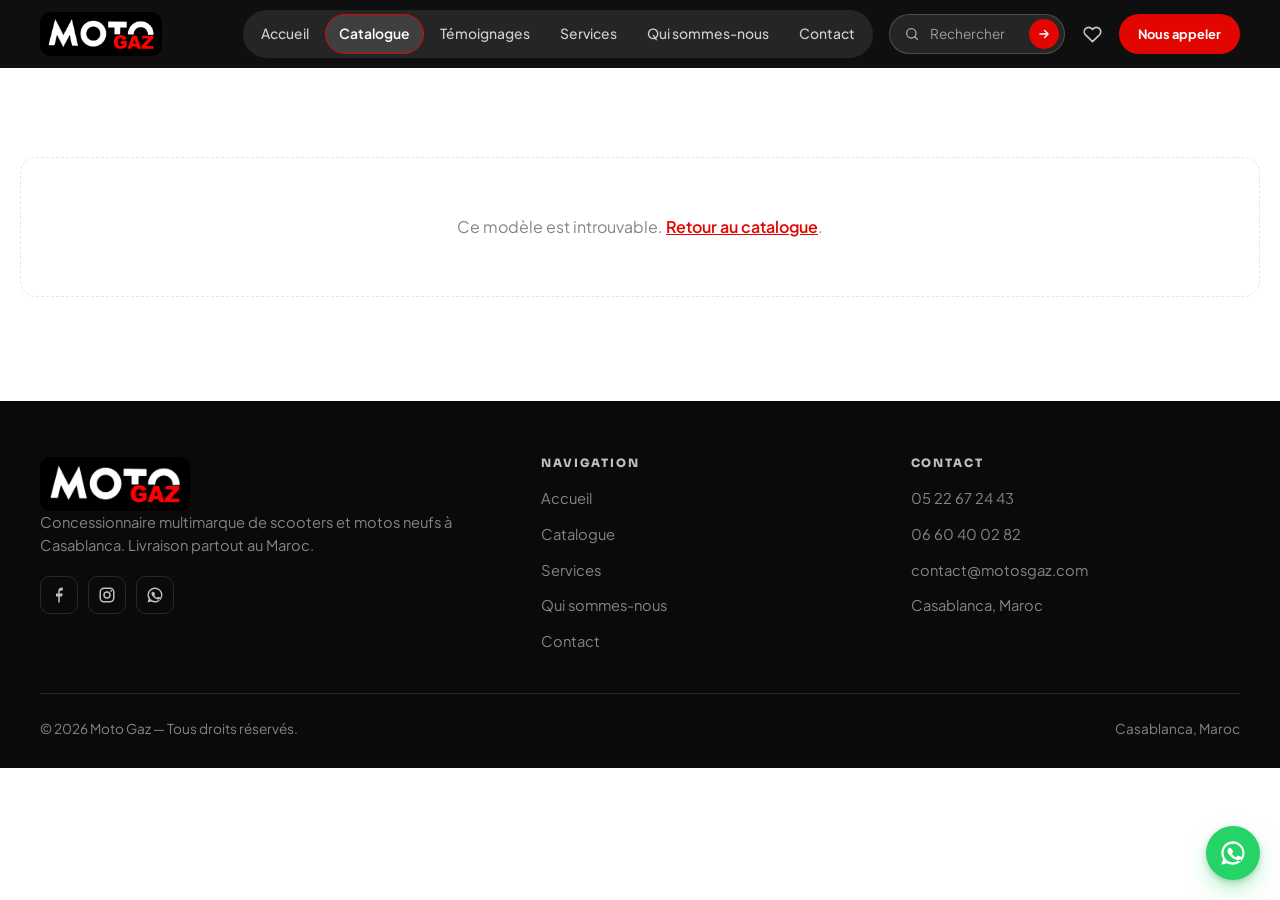
<file: moto.html>
<!DOCTYPE html>
<html lang="fr">
<head>
<meta charset="utf-8">
<meta name="viewport" content="width=device-width, initial-scale=1">
<title>Fiche modèle | Moto Gaz Casablanca</title>
<meta name="description" content="Fiche détaillée d'un scooter ou d'une moto neuve chez Moto Gaz Casablanca : caractéristiques, coloris, prix indicatif.">
<link rel="preconnect" href="https://fonts.googleapis.com">
<link rel="preconnect" href="https://fonts.gstatic.com" crossorigin>
<link href="https://fonts.googleapis.com/css2?family=Plus+Jakarta+Sans:wght@400;500;600;700;800&family=Sora:wght@600;700;800&display=swap" rel="stylesheet">
<link rel="stylesheet" href="assets/css/style.css">
<link rel="icon" href="assets/img/favicon.png" type="image/png">
<link rel="apple-touch-icon" href="assets/img/apple-touch-icon.png">
</head>
<body>

<header class="site-header">
  <div class="container site-header__inner">
    <a class="brand" href="index.html" aria-label="Moto Gaz, accueil">
      <img class="brand__logo" src="assets/img/logo-motogaz.png" alt="Moto Gaz" width="720" height="259">
    </a>
    <nav class="nav" id="nav" aria-label="Navigation principale">
      <a href="index.html">Accueil</a>
      <a href="catalogue.html">Catalogue</a>
      <a href="index.html#temoignages">Témoignages</a>
      <a href="index.html#services">Services</a>
      <a href="qui-sommes-nous.html">Qui sommes-nous</a>
      <a href="contact.html">Contact</a>
    </nav>
    <div class="header-actions">
      <form class="site-search" data-site-search role="search" action="catalogue.html" method="get" autocomplete="off">
        <button type="button" class="icon-btn site-search__toggle" data-search-toggle aria-label="Rechercher" aria-expanded="false">
          <svg viewBox="0 0 24 24" fill="none" stroke="currentColor" stroke-width="2" stroke-linecap="round" aria-hidden="true"><circle cx="11" cy="11" r="7"/><path d="m20 20-3.5-3.5"/></svg>
        </button>
        <div class="site-search__box">
          <svg viewBox="0 0 24 24" fill="none" stroke="currentColor" stroke-width="2" stroke-linecap="round" aria-hidden="true"><circle cx="11" cy="11" r="7"/><path d="m20 20-3.5-3.5"/></svg>
          <input type="search" name="q" data-site-q placeholder="Rechercher…" aria-label="Rechercher une moto" aria-autocomplete="list" aria-controls="site-suggest">
          <button type="submit" class="site-search__go" aria-label="Lancer la recherche">
            <svg viewBox="0 0 24 24" fill="none" stroke="currentColor" stroke-width="2.4" stroke-linecap="round" stroke-linejoin="round" aria-hidden="true"><path d="M5 12h14M13 6l6 6-6 6"/></svg>
          </button>
        </div>
        <div class="site-search__list" id="site-suggest" data-site-suggest role="listbox" hidden></div>
      </form>
      <a class="icon-btn" href="catalogue.html?fav=1" aria-label="Mes favoris">
        <svg viewBox="0 0 24 24" fill="none" stroke="currentColor" stroke-width="2" stroke-linecap="round" stroke-linejoin="round" aria-hidden="true"><path d="M20.8 4.6a5.5 5.5 0 0 0-7.8 0L12 5.7l-1-1.1a5.5 5.5 0 0 0-7.8 7.8l1 1.1L12 21l7.8-7.5 1-1.1a5.5 5.5 0 0 0 0-7.8z"/></svg>
        <span class="icon-btn__count" data-fav-count hidden>0</span>
      </a>
      <a class="btn btn--sm header-cta" data-site-href="tel" href="#">Nous appeler</a>
      <button class="nav-toggle" aria-label="Ouvrir le menu" aria-controls="nav" aria-expanded="false">
        <svg viewBox="0 0 24 24" fill="none" stroke="currentColor" stroke-width="2.2" stroke-linecap="round"><path d="M3 6h18M3 12h18M3 18h18"/></svg>
      </button>
    </div>
  </div>
</header>

<main data-moto-detail>
  <div class="container section"><p class="empty">Chargement…</p></div>
</main>

<footer class="site-footer">
  <div class="container">
    <div class="site-footer__grid">
      <div>
        <a class="brand" href="index.html">
          <img class="brand__logo" src="assets/img/logo-motogaz.png" alt="Moto Gaz" width="720" height="259">
        </a>
        <p>Concessionnaire multimarque de scooters et motos neufs à Casablanca. Livraison partout au Maroc.</p>
        <div class="socials">
          <a data-social="facebook" href="#" target="_blank" rel="noopener" aria-label="Facebook">
            <svg viewBox="0 0 24 24" fill="currentColor"><path d="M13 22v-8h3l1-4h-4V8c0-1 .3-2 2-2h2V2.2C18.5 2.1 17.3 2 16 2c-3 0-5 1.8-5 5.2V10H8v4h3v8z"/></svg>
          </a>
          <a data-social="instagram" href="#" target="_blank" rel="noopener" aria-label="Instagram">
            <svg viewBox="0 0 24 24" fill="none" stroke="currentColor" stroke-width="2"><rect x="3" y="3" width="18" height="18" rx="5"/><circle cx="12" cy="12" r="4"/><circle cx="17.5" cy="6.5" r="1.2" fill="currentColor" stroke="none"/></svg>
          </a>
          <a data-site-href="whatsapp" href="#" target="_blank" rel="noopener" aria-label="WhatsApp">
            <svg viewBox="0 0 24 24" fill="currentColor"><path d="M12 2a10 10 0 0 0-8.5 15.2L2 22l4.9-1.3A10 10 0 1 0 12 2m0 2a8 8 0 0 1 6.7 12.4l-.3.4.7 2.6-2.7-.7-.4.2A8 8 0 1 1 12 4m-3 3.5c-.2 0-.5 0-.7.4-.3.4-1 1-1 2.3s1 2.7 1.2 2.9c.1.2 2 3.1 4.9 4.2 2.4 1 2.9.8 3.4.8s1.7-.7 2-1.4c.2-.7.2-1.2.2-1.4l-1-.4c-.7-.3-1.5-.6-1.7-.7-.2 0-.4-.1-.6.2l-.8 1c-.1.2-.3.2-.5.1s-1-.4-1.9-1.2c-.7-.6-1.2-1.4-1.3-1.6s0-.4.1-.5l.4-.5c.1-.2.2-.3.3-.5v-.5c0-.2-.6-1.5-.9-2-.2-.5-.4-.4-.6-.4z"/></svg>
          </a>
        </div>
      </div>
      <div>
        <h4>NAVIGATION</h4>
        <ul>
          <li><a href="index.html">Accueil</a></li>
          <li><a href="catalogue.html">Catalogue</a></li>
          <li><a href="index.html#services">Services</a></li>
          <li><a href="qui-sommes-nous.html">Qui sommes-nous</a></li>
          <li><a href="contact.html">Contact</a></li>
        </ul>
      </div>
      <div>
        <h4>CONTACT</h4>
        <ul>
          <li><a data-site-href="tel" href="#">05 22 67 24 43</a></li>
          <li><a data-site-href="tel2" href="#">06 60 40 02 82</a></li>
          <li><a data-site-href="mail" href="#">contact@motosgaz.com</a></li>
          <li><a data-site-href="maps" href="#" target="_blank" rel="noopener">Casablanca, Maroc</a></li>
        </ul>
      </div>
    </div>
    <div class="site-footer__bar">
      <span>© <span data-year>2026</span> Moto Gaz — Tous droits réservés.</span>
      <span>Casablanca, Maroc</span>
    </div>
  </div>
</footer>

<script src="data/motos.js"></script>
<script src="assets/js/main.js"></script>
</body>
</html>
</file>
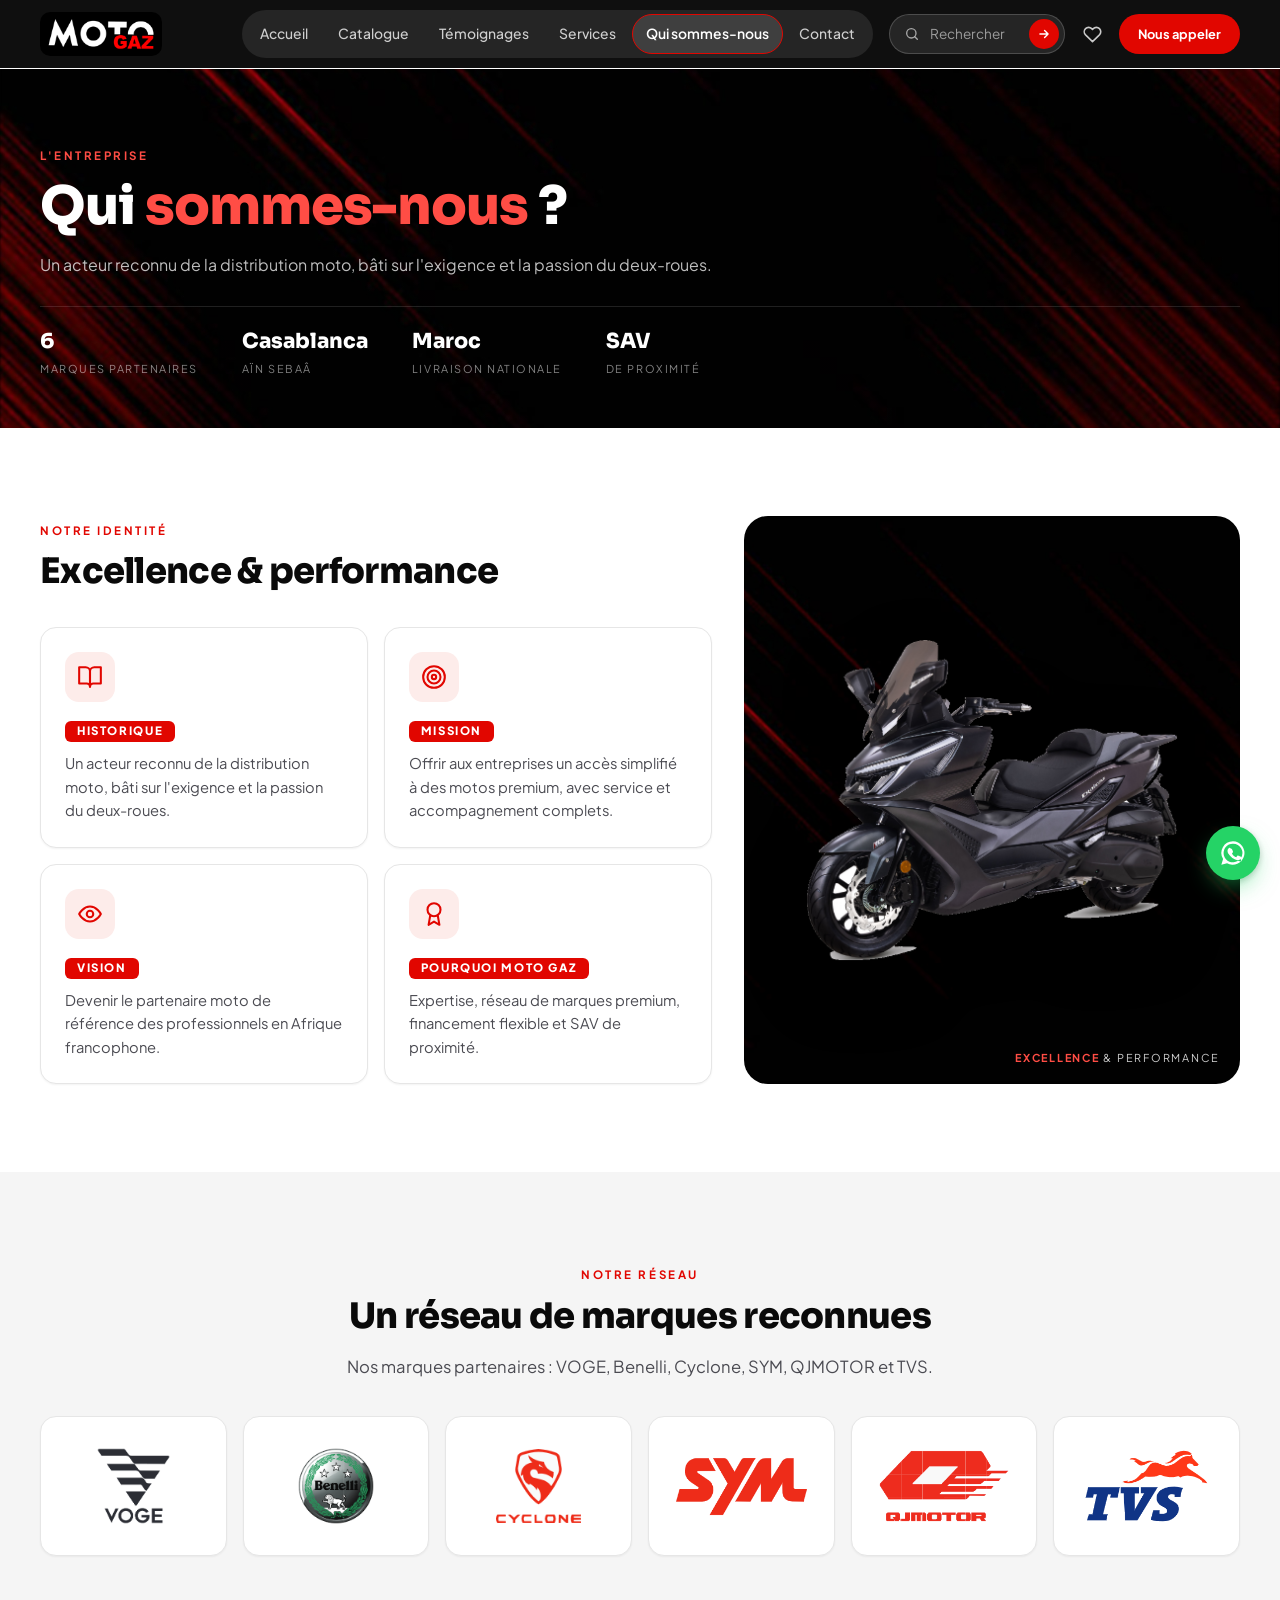
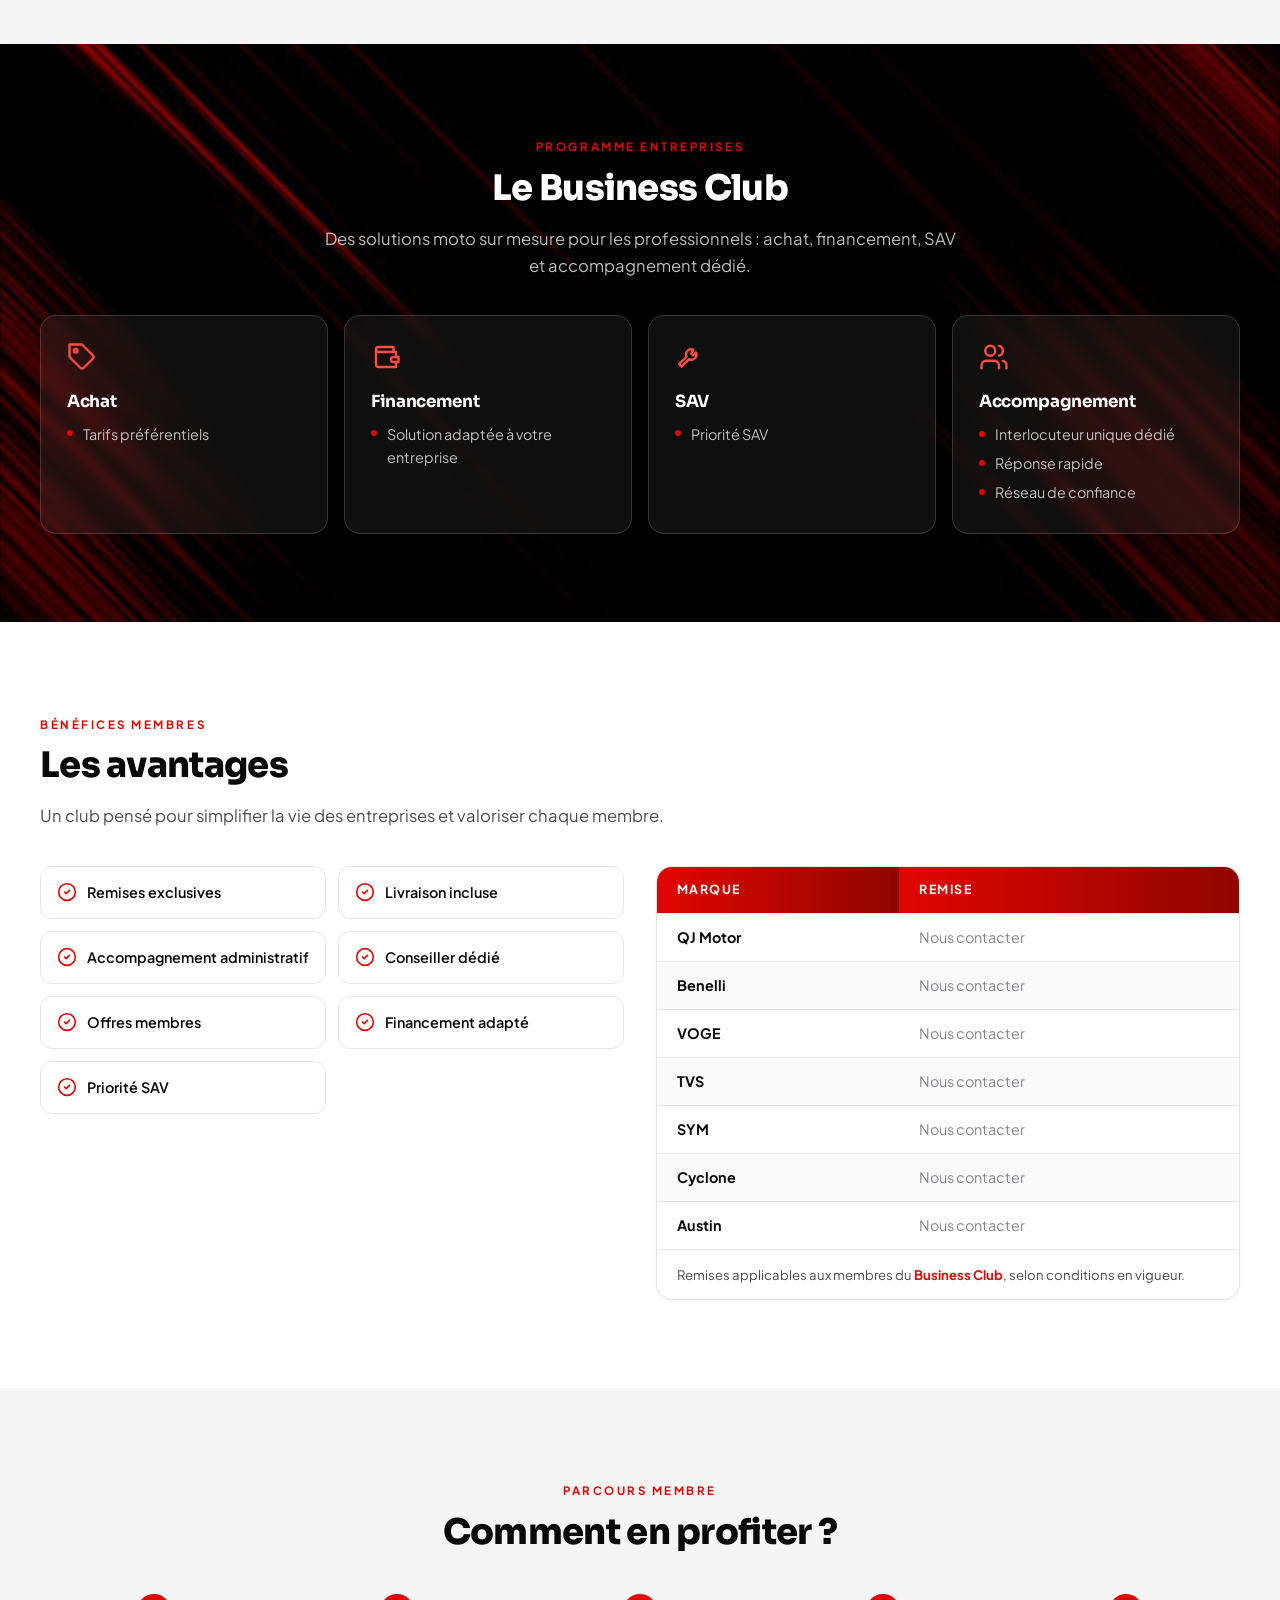
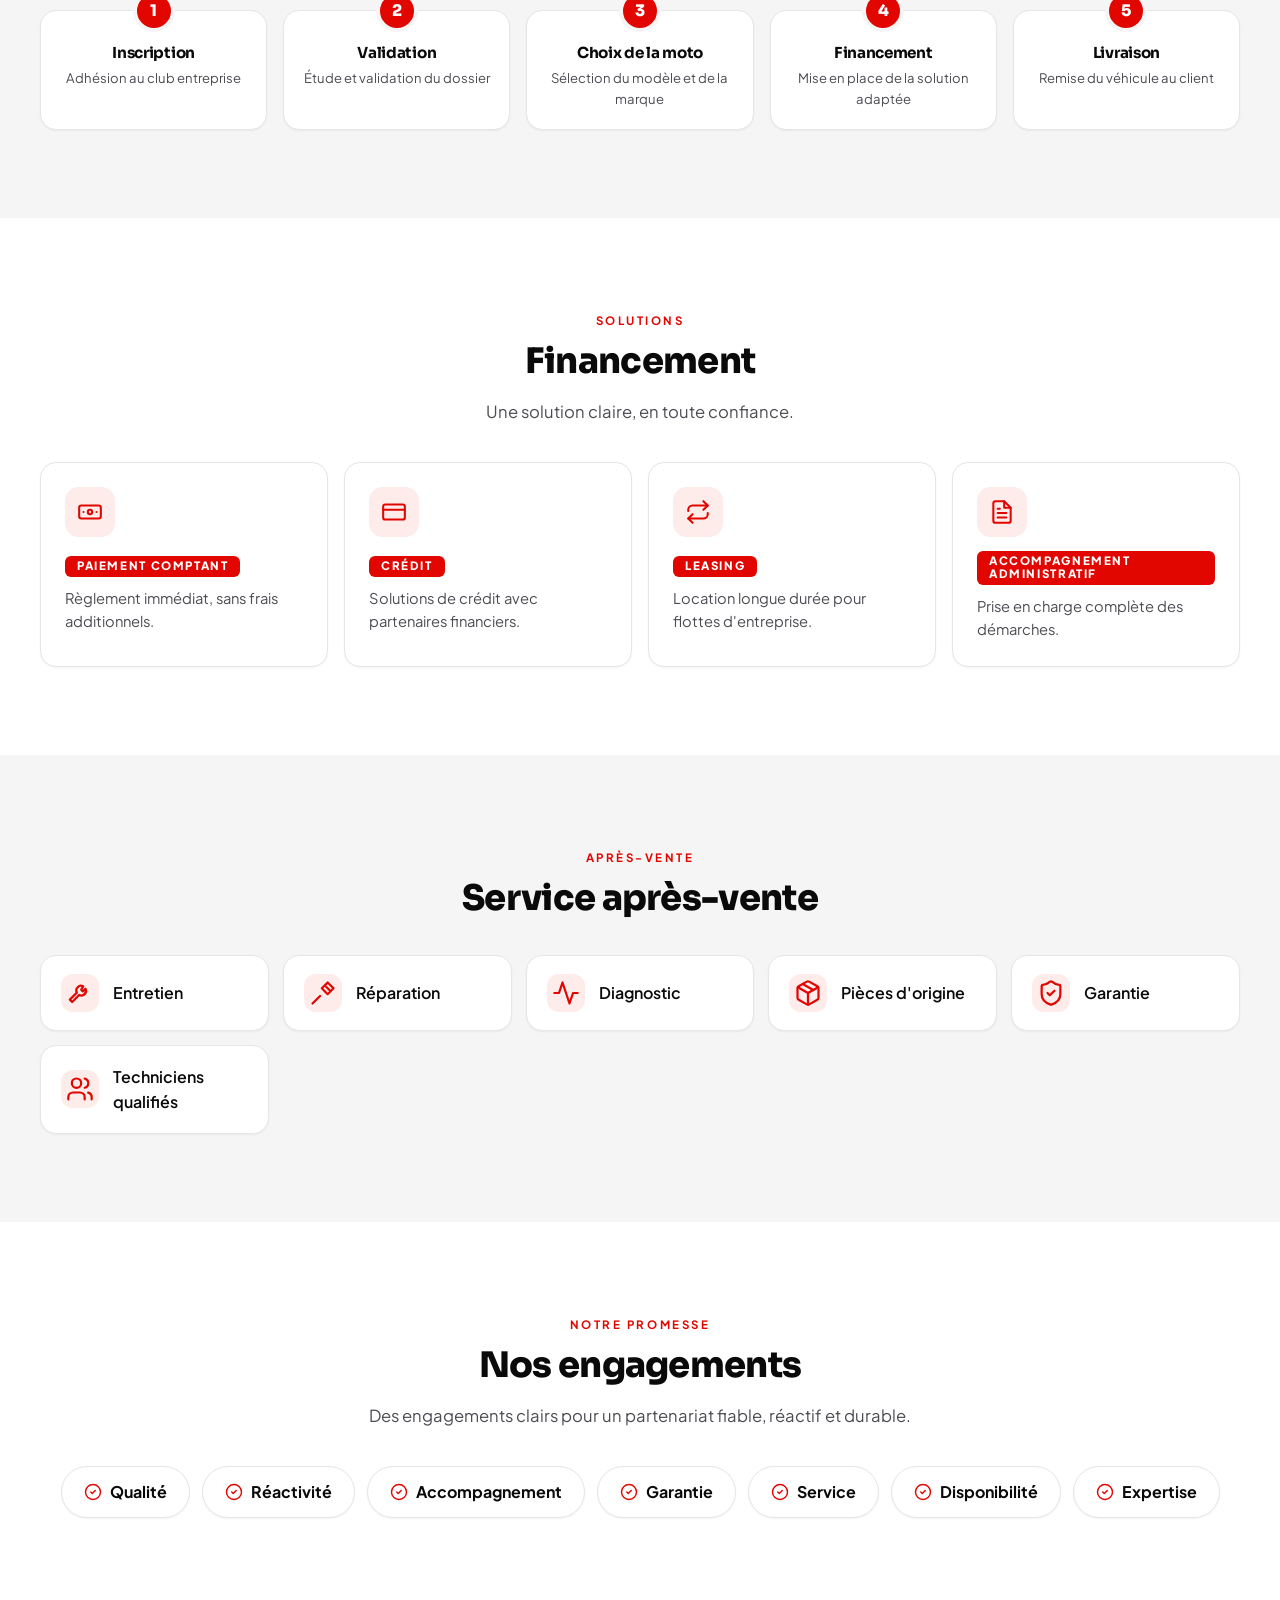
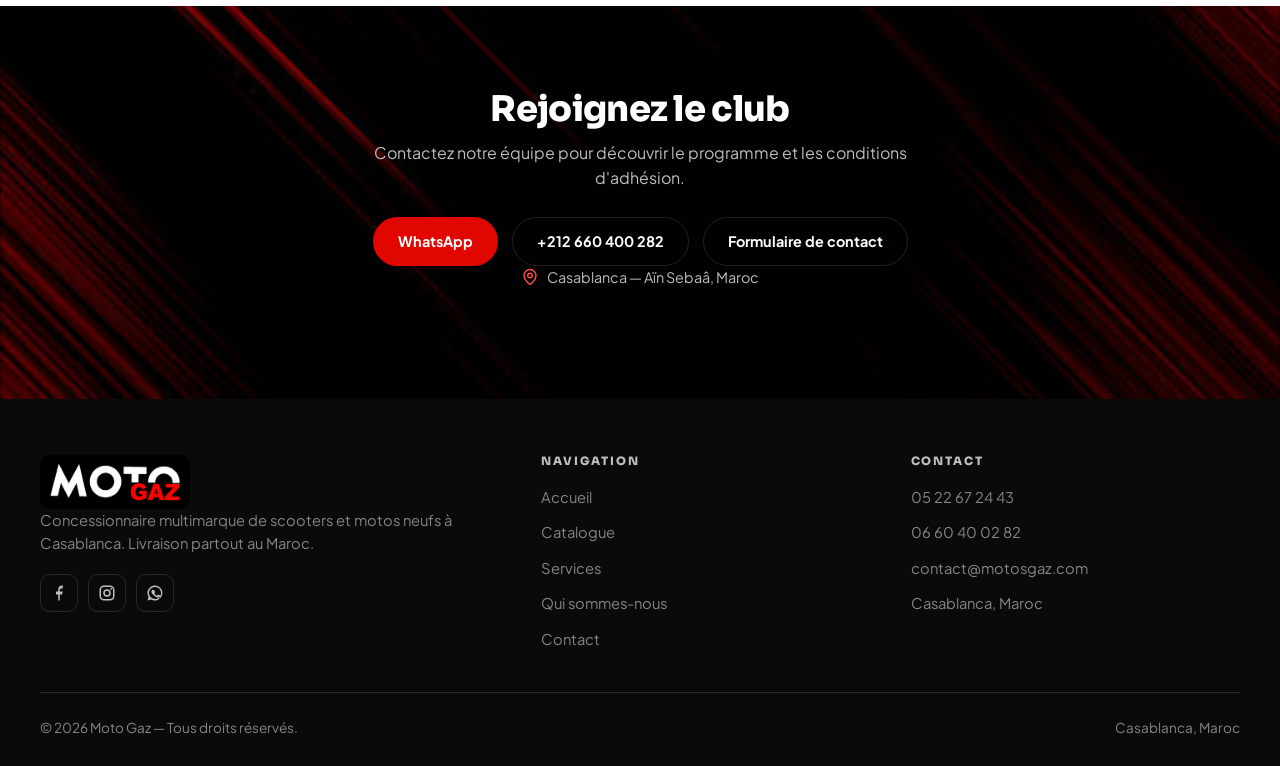
<file: qui-sommes-nous.html>
<!DOCTYPE html>
<html lang="fr">
<head>
<meta charset="utf-8">
<meta name="viewport" content="width=device-width, initial-scale=1">
<title>Qui sommes-nous — Moto Gaz Casablanca | Business Club entreprises</title>
<meta name="description" content="Moto Gaz, acteur reconnu de la distribution moto à Casablanca : histoire, mission, vision, marques partenaires et Business Club, le programme dédié aux entreprises.">
<link rel="preconnect" href="https://fonts.googleapis.com">
<link rel="preconnect" href="https://fonts.gstatic.com" crossorigin>
<link href="https://fonts.googleapis.com/css2?family=Plus+Jakarta+Sans:wght@400;500;600;700;800&family=Sora:wght@600;700;800&display=swap" rel="stylesheet">
<link rel="stylesheet" href="assets/css/style.css">
<link rel="icon" href="assets/img/favicon.png" type="image/png">
<link rel="apple-touch-icon" href="assets/img/apple-touch-icon.png">
</head>
<body>

<header class="site-header">
  <div class="container site-header__inner">
    <a class="brand" href="index.html" aria-label="Moto Gaz, accueil">
      <img class="brand__logo" src="assets/img/logo-motogaz.png" alt="Moto Gaz" width="720" height="259">
    </a>
    <nav class="nav" id="nav" aria-label="Navigation principale">
      <a href="index.html">Accueil</a>
      <a href="catalogue.html">Catalogue</a>
      <a href="index.html#temoignages">Témoignages</a>
      <a href="index.html#services">Services</a>
      <a href="qui-sommes-nous.html">Qui sommes-nous</a>
      <a href="contact.html">Contact</a>
    </nav>
    <div class="header-actions">
      <form class="site-search" data-site-search role="search" action="catalogue.html" method="get" autocomplete="off">
        <button type="button" class="icon-btn site-search__toggle" data-search-toggle aria-label="Rechercher" aria-expanded="false">
          <svg viewBox="0 0 24 24" fill="none" stroke="currentColor" stroke-width="2" stroke-linecap="round" aria-hidden="true"><circle cx="11" cy="11" r="7"/><path d="m20 20-3.5-3.5"/></svg>
        </button>
        <div class="site-search__box">
          <svg viewBox="0 0 24 24" fill="none" stroke="currentColor" stroke-width="2" stroke-linecap="round" aria-hidden="true"><circle cx="11" cy="11" r="7"/><path d="m20 20-3.5-3.5"/></svg>
          <input type="search" name="q" data-site-q placeholder="Rechercher…" aria-label="Rechercher une moto" aria-autocomplete="list" aria-controls="site-suggest">
          <button type="submit" class="site-search__go" aria-label="Lancer la recherche">
            <svg viewBox="0 0 24 24" fill="none" stroke="currentColor" stroke-width="2.4" stroke-linecap="round" stroke-linejoin="round" aria-hidden="true"><path d="M5 12h14M13 6l6 6-6 6"/></svg>
          </button>
        </div>
        <div class="site-search__list" id="site-suggest" data-site-suggest role="listbox" hidden></div>
      </form>
      <a class="icon-btn" href="catalogue.html?fav=1" aria-label="Mes favoris">
        <svg viewBox="0 0 24 24" fill="none" stroke="currentColor" stroke-width="2" stroke-linecap="round" stroke-linejoin="round" aria-hidden="true"><path d="M20.8 4.6a5.5 5.5 0 0 0-7.8 0L12 5.7l-1-1.1a5.5 5.5 0 0 0-7.8 7.8l1 1.1L12 21l7.8-7.5 1-1.1a5.5 5.5 0 0 0 0-7.8z"/></svg>
        <span class="icon-btn__count" data-fav-count hidden>0</span>
      </a>
      <a class="btn btn--sm header-cta" data-site-href="tel" href="#">Nous appeler</a>
      <button class="nav-toggle" aria-label="Ouvrir le menu" aria-controls="nav" aria-expanded="false">
        <svg viewBox="0 0 24 24" fill="none" stroke="currentColor" stroke-width="2.2" stroke-linecap="round"><path d="M3 6h18M3 12h18M3 18h18"/></svg>
      </button>
    </div>
  </div>
</header>

<main>

<!-- ===================== EN-TÊTE ===================== -->
<section class="page-hero">
  <div class="container">
    <span class="eyebrow">L'entreprise</span>
    <h1>Qui <em>sommes-nous</em> ?</h1>
    <p>Un acteur reconnu de la distribution moto, bâti sur l'exigence et la passion du deux-roues.</p>
    <div class="cat-stats">
      <div><strong>6</strong><span>Marques partenaires</span></div>
      <div><strong>Casablanca</strong><span>Aïn Sebaâ</span></div>
      <div><strong>Maroc</strong><span>Livraison nationale</span></div>
      <div><strong>SAV</strong><span>De proximité</span></div>
    </div>
  </div>
</section>

<!-- ===================== HISTORIQUE / MISSION / VISION ===================== -->
<section class="section">
  <div class="container qs-grid2">
    <div>
      <div class="section__head">
        <span class="eyebrow">Notre identité</span>
        <h2>Excellence &amp; performance</h2>
      </div>
      <div class="qs-cards">
        <article class="qs-card"><div class="qs-card__icon"><svg viewBox="0 0 24 24" fill="none" stroke="currentColor" stroke-width="1.9" stroke-linecap="round" stroke-linejoin="round" aria-hidden="true"><path d="M2 3h6a4 4 0 0 1 4 4v14a3 3 0 0 0-3-3H2z"/><path d="M22 3h-6a4 4 0 0 0-4 4v14a3 3 0 0 1 3-3h7z"/></svg></div><h3>Historique</h3><p>Un acteur reconnu de la distribution moto, bâti sur l'exigence et la passion du deux-roues.</p></article>
        <article class="qs-card"><div class="qs-card__icon"><svg viewBox="0 0 24 24" fill="none" stroke="currentColor" stroke-width="1.9" stroke-linecap="round" stroke-linejoin="round" aria-hidden="true"><circle cx="12" cy="12" r="10"/><circle cx="12" cy="12" r="6"/><circle cx="12" cy="12" r="2"/></svg></div><h3>Mission</h3><p>Offrir aux entreprises un accès simplifié à des motos premium, avec service et accompagnement complets.</p></article>
        <article class="qs-card"><div class="qs-card__icon"><svg viewBox="0 0 24 24" fill="none" stroke="currentColor" stroke-width="1.9" stroke-linecap="round" stroke-linejoin="round" aria-hidden="true"><path d="M2 12s3.6-7 10-7 10 7 10 7-3.6 7-10 7-10-7-10-7z"/><circle cx="12" cy="12" r="3"/></svg></div><h3>Vision</h3><p>Devenir le partenaire moto de référence des professionnels en Afrique francophone.</p></article>
        <article class="qs-card"><div class="qs-card__icon"><svg viewBox="0 0 24 24" fill="none" stroke="currentColor" stroke-width="1.9" stroke-linecap="round" stroke-linejoin="round" aria-hidden="true"><circle cx="12" cy="8" r="6"/><path d="M15.5 13.5 17 22l-5-3-5 3 1.5-8.5"/></svg></div><h3>Pourquoi Moto Gaz</h3><p>Expertise, réseau de marques premium, financement flexible et SAV de proximité.</p></article>
      </div>
    </div>
    <div class="qs-visual">
      <img src="assets/img/motos/sym-cruisym.png" alt="Scooter premium distribué par Moto Gaz" loading="lazy">
      <span class="qs-visual__tag"><b>Excellence</b> &amp; performance</span>
    </div>
  </div>
</section>

<!-- ===================== MARQUES PARTENAIRES ===================== -->
<section class="section section--alt">
  <div class="container">
    <div class="section__head section__head--center">
      <span class="eyebrow">Notre réseau</span>
      <h2>Un réseau de marques reconnues</h2>
      <p>Nos marques partenaires : VOGE, Benelli, Cyclone, SYM, QJMOTOR et TVS.</p>
    </div>
    <div class="qs-logos"><div class="qs-logo"><img src="assets/img/marques/voge.png" alt="VOGE" loading="lazy"></div><div class="qs-logo"><img src="assets/img/marques/benelli.png" alt="Benelli" loading="lazy"></div><div class="qs-logo"><img src="assets/img/marques/cyclone.png" alt="Cyclone" loading="lazy"></div><div class="qs-logo"><img src="assets/img/marques/sym.png" alt="SYM" loading="lazy"></div><div class="qs-logo"><img src="assets/img/marques/qjmotor.png" alt="QJMOTOR" loading="lazy"></div><div class="qs-logo"><img src="assets/img/marques/tvs.png" alt="TVS" loading="lazy"></div></div>
  </div>
</section>

<!-- ===================== BUSINESS CLUB ===================== -->
<section class="section qs-club" id="business-club">
  <div class="container">
    <div class="section__head section__head--center">
      <span class="eyebrow">Programme entreprises</span>
      <h2>Le Business Club</h2>
      <p>Des solutions moto sur mesure pour les professionnels : achat, financement, SAV et accompagnement dédié.</p>
    </div>
    <div class="qs-pillars">
      <article class="qs-pillar"><svg viewBox="0 0 24 24" fill="none" stroke="currentColor" stroke-width="1.9" stroke-linecap="round" stroke-linejoin="round" aria-hidden="true"><path d="M20.6 13.4 13.4 20.6a2 2 0 0 1-2.8 0L2 12V2h10l8.6 8.6a2 2 0 0 1 0 2.8z"/><circle cx="7" cy="7" r="1.5"/></svg><h3>Achat</h3><ul><li>Tarifs préférentiels</li></ul></article>
      <article class="qs-pillar"><svg viewBox="0 0 24 24" fill="none" stroke="currentColor" stroke-width="1.9" stroke-linecap="round" stroke-linejoin="round" aria-hidden="true"><path d="M20 12V8H6a2 2 0 0 1 0-4h12v4"/><path d="M4 6v12a2 2 0 0 0 2 2h14v-4"/><path d="M18 12a2 2 0 0 0 0 4h4v-4z"/></svg><h3>Financement</h3><ul><li>Solution adaptée à votre entreprise</li></ul></article>
      <article class="qs-pillar"><svg viewBox="0 0 24 24" fill="none" stroke="currentColor" stroke-width="1.9" stroke-linecap="round" stroke-linejoin="round" aria-hidden="true"><path d="M14.7 6.3a4 4 0 0 0-5.4 5.4l-6 6 2 2 6-6a4 4 0 0 0 5.4-5.4l-2.3 2.3-1.4-1.4z"/></svg><h3>SAV</h3><ul><li>Priorité SAV</li></ul></article>
      <article class="qs-pillar"><svg viewBox="0 0 24 24" fill="none" stroke="currentColor" stroke-width="1.9" stroke-linecap="round" stroke-linejoin="round" aria-hidden="true"><path d="M16 21v-2a4 4 0 0 0-4-4H6a4 4 0 0 0-4 4v2"/><circle cx="9" cy="7" r="4"/><path d="M22 21v-2a4 4 0 0 0-3-3.9"/><path d="M16 3.1a4 4 0 0 1 0 7.8"/></svg><h3>Accompagnement</h3><ul><li>Interlocuteur unique dédié</li><li>Réponse rapide</li><li>Réseau de confiance</li></ul></article>
    </div>
  </div>
</section>

<!-- ===================== AVANTAGES MEMBRES ===================== -->
<section class="section">
  <div class="container">
    <div class="section__head">
      <span class="eyebrow">Bénéfices membres</span>
      <h2>Les avantages</h2>
      <p>Un club pensé pour simplifier la vie des entreprises et valoriser chaque membre.</p>
    </div>
    <div class="qs-grid2 qs-grid2--even">
      <ul class="qs-adv"><li><svg viewBox="0 0 24 24" fill="none" stroke="currentColor" stroke-width="1.9" stroke-linecap="round" stroke-linejoin="round" aria-hidden="true"><circle cx="12" cy="12" r="10"/><path d="m9 12 2 2 4-4"/></svg>Remises exclusives</li><li><svg viewBox="0 0 24 24" fill="none" stroke="currentColor" stroke-width="1.9" stroke-linecap="round" stroke-linejoin="round" aria-hidden="true"><circle cx="12" cy="12" r="10"/><path d="m9 12 2 2 4-4"/></svg>Livraison incluse</li><li><svg viewBox="0 0 24 24" fill="none" stroke="currentColor" stroke-width="1.9" stroke-linecap="round" stroke-linejoin="round" aria-hidden="true"><circle cx="12" cy="12" r="10"/><path d="m9 12 2 2 4-4"/></svg>Accompagnement administratif</li><li><svg viewBox="0 0 24 24" fill="none" stroke="currentColor" stroke-width="1.9" stroke-linecap="round" stroke-linejoin="round" aria-hidden="true"><circle cx="12" cy="12" r="10"/><path d="m9 12 2 2 4-4"/></svg>Conseiller dédié</li><li><svg viewBox="0 0 24 24" fill="none" stroke="currentColor" stroke-width="1.9" stroke-linecap="round" stroke-linejoin="round" aria-hidden="true"><circle cx="12" cy="12" r="10"/><path d="m9 12 2 2 4-4"/></svg>Offres membres</li><li><svg viewBox="0 0 24 24" fill="none" stroke="currentColor" stroke-width="1.9" stroke-linecap="round" stroke-linejoin="round" aria-hidden="true"><circle cx="12" cy="12" r="10"/><path d="m9 12 2 2 4-4"/></svg>Financement adapté</li><li><svg viewBox="0 0 24 24" fill="none" stroke="currentColor" stroke-width="1.9" stroke-linecap="round" stroke-linejoin="round" aria-hidden="true"><circle cx="12" cy="12" r="10"/><path d="m9 12 2 2 4-4"/></svg>Priorité SAV</li></ul>
      <div class="qs-table-wrap">
        <table class="qs-table">
          <thead><tr><th scope="col">Marque</th><th scope="col">Remise</th></tr></thead>
          <tbody><tr><th scope="row">QJ Motor</th><td>Nous contacter</td></tr><tr><th scope="row">Benelli</th><td>Nous contacter</td></tr><tr><th scope="row">VOGE</th><td>Nous contacter</td></tr><tr><th scope="row">TVS</th><td>Nous contacter</td></tr><tr><th scope="row">SYM</th><td>Nous contacter</td></tr><tr><th scope="row">Cyclone</th><td>Nous contacter</td></tr><tr><th scope="row">Austin</th><td>Nous contacter</td></tr></tbody>
        </table>
        <p class="qs-note">Remises applicables aux membres du <b>Business Club</b>, selon conditions en vigueur.</p>
      </div>
    </div>
  </div>
</section>

<!-- ===================== PARCOURS ===================== -->
<section class="section section--alt">
  <div class="container">
    <div class="section__head section__head--center">
      <span class="eyebrow">Parcours membre</span>
      <h2>Comment en profiter ?</h2>
    </div>
    <ol class="qs-steps"><li class="qs-step"><span class="qs-step__n">1</span><h3>Inscription</h3><p>Adhésion au club entreprise</p></li><li class="qs-step"><span class="qs-step__n">2</span><h3>Validation</h3><p>Étude et validation du dossier</p></li><li class="qs-step"><span class="qs-step__n">3</span><h3>Choix de la moto</h3><p>Sélection du modèle et de la marque</p></li><li class="qs-step"><span class="qs-step__n">4</span><h3>Financement</h3><p>Mise en place de la solution adaptée</p></li><li class="qs-step"><span class="qs-step__n">5</span><h3>Livraison</h3><p>Remise du véhicule au client</p></li></ol>
  </div>
</section>

<!-- ===================== FINANCEMENT ===================== -->
<section class="section">
  <div class="container">
    <div class="section__head section__head--center">
      <span class="eyebrow">Solutions</span>
      <h2>Financement</h2>
      <p>Une solution claire, en toute confiance.</p>
    </div>
    <div class="qs-cards qs-cards--4">
      <article class="qs-card"><div class="qs-card__icon"><svg viewBox="0 0 24 24" fill="none" stroke="currentColor" stroke-width="1.9" stroke-linecap="round" stroke-linejoin="round" aria-hidden="true"><rect x="2" y="6" width="20" height="12" rx="2"/><circle cx="12" cy="12" r="2"/><path d="M6 12h.01M18 12h.01"/></svg></div><h3>Paiement comptant</h3><p>Règlement immédiat, sans frais additionnels.</p></article>
      <article class="qs-card"><div class="qs-card__icon"><svg viewBox="0 0 24 24" fill="none" stroke="currentColor" stroke-width="1.9" stroke-linecap="round" stroke-linejoin="round" aria-hidden="true"><rect x="2" y="5" width="20" height="14" rx="2"/><path d="M2 10h20"/></svg></div><h3>Crédit</h3><p>Solutions de crédit avec partenaires financiers.</p></article>
      <article class="qs-card"><div class="qs-card__icon"><svg viewBox="0 0 24 24" fill="none" stroke="currentColor" stroke-width="1.9" stroke-linecap="round" stroke-linejoin="round" aria-hidden="true"><path d="m17 2 4 4-4 4"/><path d="M3 11v-1a4 4 0 0 1 4-4h14"/><path d="m7 22-4-4 4-4"/><path d="M21 13v1a4 4 0 0 1-4 4H3"/></svg></div><h3>Leasing</h3><p>Location longue durée pour flottes d'entreprise.</p></article>
      <article class="qs-card"><div class="qs-card__icon"><svg viewBox="0 0 24 24" fill="none" stroke="currentColor" stroke-width="1.9" stroke-linecap="round" stroke-linejoin="round" aria-hidden="true"><path d="M14 2H6a2 2 0 0 0-2 2v16a2 2 0 0 0 2 2h12a2 2 0 0 0 2-2V8z"/><path d="M14 2v6h6M8 13h8M8 17h8M8 9h2"/></svg></div><h3>Accompagnement administratif</h3><p>Prise en charge complète des démarches.</p></article>
    </div>
  </div>
</section>

<!-- ===================== SAV ===================== -->
<section class="section section--alt">
  <div class="container">
    <div class="section__head section__head--center">
      <span class="eyebrow">Après-vente</span>
      <h2>Service après-vente</h2>
    </div>
    <ul class="qs-sav"><li><svg viewBox="0 0 24 24" fill="none" stroke="currentColor" stroke-width="1.9" stroke-linecap="round" stroke-linejoin="round" aria-hidden="true"><path d="M14.7 6.3a4 4 0 0 0-5.4 5.4l-6 6 2 2 6-6a4 4 0 0 0 5.4-5.4l-2.3 2.3-1.4-1.4z"/></svg><span>Entretien</span></li><li><svg viewBox="0 0 24 24" fill="none" stroke="currentColor" stroke-width="1.9" stroke-linecap="round" stroke-linejoin="round" aria-hidden="true"><path d="m14.5 6.5 3 3"/><path d="M3 21l6.5-6.5"/><path d="m11 8 5-5 5 5-5 5z"/></svg><span>Réparation</span></li><li><svg viewBox="0 0 24 24" fill="none" stroke="currentColor" stroke-width="1.9" stroke-linecap="round" stroke-linejoin="round" aria-hidden="true"><path d="M22 12h-4l-3 9L9 3l-3 9H2"/></svg><span>Diagnostic</span></li><li><svg viewBox="0 0 24 24" fill="none" stroke="currentColor" stroke-width="1.9" stroke-linecap="round" stroke-linejoin="round" aria-hidden="true"><path d="m7.5 4.27 9 5.15"/><path d="M21 8a2 2 0 0 0-1-1.73l-7-4a2 2 0 0 0-2 0l-7 4A2 2 0 0 0 3 8v8a2 2 0 0 0 1 1.73l7 4a2 2 0 0 0 2 0l7-4A2 2 0 0 0 21 16Z"/><path d="m3.3 7 8.7 5 8.7-5"/><path d="M12 22V12"/></svg><span>Pièces d'origine</span></li><li><svg viewBox="0 0 24 24" fill="none" stroke="currentColor" stroke-width="1.9" stroke-linecap="round" stroke-linejoin="round" aria-hidden="true"><path d="M20 13c0 5-3.5 7.5-7.66 8.95a1 1 0 0 1-.67-.01C7.5 20.5 4 18 4 13V6a1 1 0 0 1 1-1c2 0 4.5-1.2 6.24-2.72a1.17 1.17 0 0 1 1.52 0C14.51 3.81 17 5 19 5a1 1 0 0 1 1 1z"/><path d="m9 12 2 2 4-4"/></svg><span>Garantie</span></li><li><svg viewBox="0 0 24 24" fill="none" stroke="currentColor" stroke-width="1.9" stroke-linecap="round" stroke-linejoin="round" aria-hidden="true"><path d="M16 21v-2a4 4 0 0 0-4-4H6a4 4 0 0 0-4 4v2"/><circle cx="9" cy="7" r="4"/><path d="M22 21v-2a4 4 0 0 0-3-3.9"/><path d="M16 3.1a4 4 0 0 1 0 7.8"/></svg><span>Techniciens qualifiés</span></li></ul>
  </div>
</section>

<!-- ===================== ENGAGEMENTS ===================== -->
<section class="section">
  <div class="container">
    <div class="section__head section__head--center">
      <span class="eyebrow">Notre promesse</span>
      <h2>Nos engagements</h2>
      <p>Des engagements clairs pour un partenariat fiable, réactif et durable.</p>
    </div>
    <ul class="qs-eng"><li><svg viewBox="0 0 24 24" fill="none" stroke="currentColor" stroke-width="1.9" stroke-linecap="round" stroke-linejoin="round" aria-hidden="true"><circle cx="12" cy="12" r="10"/><path d="m9 12 2 2 4-4"/></svg>Qualité</li><li><svg viewBox="0 0 24 24" fill="none" stroke="currentColor" stroke-width="1.9" stroke-linecap="round" stroke-linejoin="round" aria-hidden="true"><circle cx="12" cy="12" r="10"/><path d="m9 12 2 2 4-4"/></svg>Réactivité</li><li><svg viewBox="0 0 24 24" fill="none" stroke="currentColor" stroke-width="1.9" stroke-linecap="round" stroke-linejoin="round" aria-hidden="true"><circle cx="12" cy="12" r="10"/><path d="m9 12 2 2 4-4"/></svg>Accompagnement</li><li><svg viewBox="0 0 24 24" fill="none" stroke="currentColor" stroke-width="1.9" stroke-linecap="round" stroke-linejoin="round" aria-hidden="true"><circle cx="12" cy="12" r="10"/><path d="m9 12 2 2 4-4"/></svg>Garantie</li><li><svg viewBox="0 0 24 24" fill="none" stroke="currentColor" stroke-width="1.9" stroke-linecap="round" stroke-linejoin="round" aria-hidden="true"><circle cx="12" cy="12" r="10"/><path d="m9 12 2 2 4-4"/></svg>Service</li><li><svg viewBox="0 0 24 24" fill="none" stroke="currentColor" stroke-width="1.9" stroke-linecap="round" stroke-linejoin="round" aria-hidden="true"><circle cx="12" cy="12" r="10"/><path d="m9 12 2 2 4-4"/></svg>Disponibilité</li><li><svg viewBox="0 0 24 24" fill="none" stroke="currentColor" stroke-width="1.9" stroke-linecap="round" stroke-linejoin="round" aria-hidden="true"><circle cx="12" cy="12" r="10"/><path d="m9 12 2 2 4-4"/></svg>Expertise</li></ul>
  </div>
</section>

<!-- ===================== REJOIGNEZ LE CLUB ===================== -->
<section class="cta">
  <h2>Rejoignez le club</h2>
  <p>Contactez notre équipe pour découvrir le programme et les conditions d'adhésion.</p>
  <div class="cta__actions">
    <a class="btn" data-site-href="whatsapp"
       data-wa-text="Bonjour Moto Gaz, je souhaite en savoir plus sur le Business Club (programme entreprises)."
       href="#">WhatsApp</a>
    <a class="btn btn--ghost" data-site-href="tel2" href="#">+212 660 400 282</a>
    <a class="btn btn--ghost" href="contact.html">Formulaire de contact</a>
  </div>
  <p class="qs-where"><svg viewBox="0 0 24 24" fill="none" stroke="currentColor" stroke-width="1.9" stroke-linecap="round" stroke-linejoin="round" aria-hidden="true"><path d="M20 10c0 6-8 12-8 12s-8-6-8-12a8 8 0 0 1 16 0z"/><circle cx="12" cy="10" r="3"/></svg> Casablanca — Aïn Sebaâ, Maroc</p>
</section>

</main>

<footer class="site-footer">
  <div class="container">
    <div class="site-footer__grid">
      <div>
        <a class="brand" href="index.html">
          <img class="brand__logo" src="assets/img/logo-motogaz.png" alt="Moto Gaz" width="720" height="259">
        </a>
        <p>Concessionnaire multimarque de scooters et motos neufs à Casablanca. Livraison partout au Maroc.</p>
        <div class="socials">
          <a data-social="facebook" href="#" target="_blank" rel="noopener" aria-label="Facebook">
            <svg viewBox="0 0 24 24" fill="currentColor"><path d="M13 22v-8h3l1-4h-4V8c0-1 .3-2 2-2h2V2.2C18.5 2.1 17.3 2 16 2c-3 0-5 1.8-5 5.2V10H8v4h3v8z"/></svg>
          </a>
          <a data-social="instagram" href="#" target="_blank" rel="noopener" aria-label="Instagram">
            <svg viewBox="0 0 24 24" fill="none" stroke="currentColor" stroke-width="2"><rect x="3" y="3" width="18" height="18" rx="5"/><circle cx="12" cy="12" r="4"/><circle cx="17.5" cy="6.5" r="1.2" fill="currentColor" stroke="none"/></svg>
          </a>
          <a data-site-href="whatsapp" href="#" target="_blank" rel="noopener" aria-label="WhatsApp">
            <svg viewBox="0 0 24 24" fill="currentColor"><path d="M12 2a10 10 0 0 0-8.5 15.2L2 22l4.9-1.3A10 10 0 1 0 12 2m0 2a8 8 0 0 1 6.7 12.4l-.3.4.7 2.6-2.7-.7-.4.2A8 8 0 1 1 12 4m-3 3.5c-.2 0-.5 0-.7.4-.3.4-1 1-1 2.3s1 2.7 1.2 2.9c.1.2 2 3.1 4.9 4.2 2.4 1 2.9.8 3.4.8s1.7-.7 2-1.4c.2-.7.2-1.2.2-1.4l-1-.4c-.7-.3-1.5-.6-1.7-.7-.2 0-.4-.1-.6.2l-.8 1c-.1.2-.3.2-.5.1s-1-.4-1.9-1.2c-.7-.6-1.2-1.4-1.3-1.6s0-.4.1-.5l.4-.5c.1-.2.2-.3.3-.5v-.5c0-.2-.6-1.5-.9-2-.2-.5-.4-.4-.6-.4z"/></svg>
          </a>
        </div>
      </div>
      <div>
        <h4>NAVIGATION</h4>
        <ul>
          <li><a href="index.html">Accueil</a></li>
          <li><a href="catalogue.html">Catalogue</a></li>
          <li><a href="index.html#services">Services</a></li>
          <li><a href="qui-sommes-nous.html">Qui sommes-nous</a></li>
          <li><a href="contact.html">Contact</a></li>
        </ul>
      </div>
      <div>
        <h4>CONTACT</h4>
        <ul>
          <li><a data-site-href="tel" href="#">05 22 67 24 43</a></li>
          <li><a data-site-href="tel2" href="#">06 60 40 02 82</a></li>
          <li><a data-site-href="mail" href="#">contact@motosgaz.com</a></li>
          <li><a data-site-href="maps" href="#" target="_blank" rel="noopener">Casablanca, Maroc</a></li>
        </ul>
      </div>
    </div>
    <div class="site-footer__bar">
      <span>© <span data-year>2026</span> Moto Gaz — Tous droits réservés.</span>
      <span>Casablanca, Maroc</span>
    </div>
  </div>
</footer>

<script src="data/motos.js"></script>
<script src="assets/js/main.js"></script>
</body>
</html>
</file>
<file: assets/css/style.css>
/* ===========================================================================
   MOTO GAZ — feuille de style (thème clair, bandeaux sombres, accent rouge)
   Inspiré de l'agencement d'un catalogue moto moderne : en-tête « pilule »,
   hero sombre, onglets de catégories, filtres latéraux, cartes blanches.
   =========================================================================== */

:root {
  --lines: url("../img/bg-traits-rouges.jpg");
  --bg:            #ffffff;
  --bg-2:          #f5f5f5;
  --bg-3:          #ececec;
  --surface:       #ffffff;
  --border:        #e6e6e6;
  --text:          #0a0a0a;
  --text-2:        #4b4b52;
  --text-3:        #85858c;

  --accent:        #e10600;
  --accent-hover:  #c20500;
  --accent-soft:   #fdecea;
  --accent-on-dark:#ff4d45;

  --dark:          #0a0a0a;
  --dark-border:   rgba(255, 255, 255, .12);
  --wa:            #25d366;

  --radius:        16px;
  --radius-sm:     10px;
  --maxw:          1240px;
  --shadow-sm:     0 1px 2px rgba(0, 0, 0, .05);
  --shadow-lg:     0 18px 40px -18px rgba(0, 0, 0, .28);

  --font:          "Plus Jakarta Sans", ui-sans-serif, system-ui, "Segoe UI", Roboto, Arial, sans-serif;
  --font-display:  "Sora", "Plus Jakarta Sans", ui-sans-serif, system-ui, "Segoe UI", Arial, sans-serif;
}

*, *::before, *::after { box-sizing: border-box; }

html { scroll-behavior: smooth; }

body {
  margin: 0;
  font-family: var(--font);
  background: var(--bg);
  color: var(--text);
  line-height: 1.6;
  -webkit-font-smoothing: antialiased;
}

img { display: block; max-width: 100%; }
a { color: inherit; text-decoration: none; }
p { margin: 0 0 1rem; }

h1, h2, h3, h4 {
  font-family: var(--font-display);
  font-weight: 800;
  line-height: 1.12;
  letter-spacing: -0.02em;
  margin: 0 0 .5em;
}
h1 { font-size: clamp(2rem, 4.6vw, 3.3rem); }
h2 { font-size: clamp(1.5rem, 3.2vw, 2.2rem); }
h3 { font-size: 1.1rem; font-weight: 700; }
h1 em, h2 em { font-style: normal; color: var(--accent); }

.container {
  width: 100%;
  max-width: var(--maxw);
  margin-inline: auto;
  padding-inline: 20px;
}

/* Bandeaux sombres : les variables de texte passent en clair */
.hero, .page-hero, .cat-hero, .cta, .site-footer, .qs-club {
  --text:   #ffffff;
  --text-2: rgba(255, 255, 255, .74);
  --text-3: rgba(255, 255, 255, .5);
  --border: var(--dark-border);
  color: #fff;
}
.hero h1 em, .page-hero h1 em, .cat-hero h1 em { color: var(--accent-on-dark); }

/* ---------- Sections ---------- */
.section { padding: clamp(48px, 7vw, 88px) 0; }
.section--tight { padding: clamp(32px, 5vw, 56px) 0; }
.section--alt { background: var(--bg-2); }
.section--light { /* alias historique : même rendu que .section */ }

.section__head { max-width: 640px; margin-bottom: 36px; }
.section__head--center { margin-inline: auto; text-align: center; }
.section__head p { color: var(--text-2); font-size: 1.04rem; }

.eyebrow {
  display: inline-block;
  font-weight: 700;
  font-size: .72rem;
  letter-spacing: .22em;
  text-transform: uppercase;
  color: var(--accent);
  margin-bottom: 12px;
}
.hero .eyebrow, .page-hero .eyebrow, .cat-hero .eyebrow { color: var(--accent-on-dark); }

/* ---------- Boutons ---------- */
.btn {
  --btn-bg: var(--accent);
  --btn-fg: #fff;
  display: inline-flex;
  align-items: center;
  justify-content: center;
  gap: .5em;
  padding: 12px 24px;
  border: 1px solid transparent;
  border-radius: 999px;
  background: var(--btn-bg);
  color: var(--btn-fg);
  font: inherit;
  font-size: .9rem;
  font-weight: 700;
  cursor: pointer;
  transition: transform .15s ease, background .15s ease, border-color .15s ease;
}
.btn:hover { background: var(--accent-hover); transform: translateY(-1px); }
.btn:active { transform: none; }
.btn--ghost {
  --btn-bg: transparent;
  --btn-fg: var(--text);
  border-color: var(--border);
}
.btn--ghost:hover { background: rgba(127, 127, 127, .12); border-color: var(--text-3); }
.btn--block { display: flex; width: 100%; }
.btn--sm { padding: 9px 18px; font-size: .8rem; }

/* ---------- Header ---------- */
.site-header {
  --text:   #ffffff;
  --text-2: rgba(255, 255, 255, .78);
  --border: rgba(255, 255, 255, .2);
  position: sticky;
  top: 0;
  z-index: 50;
  background: rgba(0, 0, 0, .94);
  backdrop-filter: saturate(1.4) blur(14px);
  border-bottom: 1px solid #fff; /* fine séparation blanche */
  color: #fff;
}
.site-header__inner {
  display: grid;
  grid-template-columns: 1fr auto 1fr;
  align-items: center;
  gap: 16px;
  height: 68px;
}
.brand {
  display: flex;
  align-items: center;
  gap: 10px;
  justify-self: start;
  font-family: var(--font-display);
  font-weight: 800;
  font-size: 1.05rem;
  letter-spacing: .06em;
  text-transform: uppercase;
  color: var(--text);
}
.brand__logo { flex: none; width: auto; height: 44px; border-radius: 10px; }
.site-footer .brand__logo { height: 54px; }

.nav {
  display: flex;
  align-items: center;
  gap: 2px;
  padding: 4px;
  background: rgba(255, 255, 255, .09);
  border-radius: 999px;
}
.nav a {
  padding: 8px 13px;
  border: 1px solid transparent;
  border-radius: 999px;
  font-size: .87rem;
  font-weight: 500;
  color: rgba(255, 255, 255, .78);
  white-space: nowrap;
  transition: background .15s ease, color .15s ease, border-color .15s ease;
}
.nav a:hover { background: rgba(255, 255, 255, .14); color: #fff; }
.nav a.is-active { background: rgba(255, 255, 255, .12); border-color: var(--accent); color: #fff; font-weight: 600; }

.header-cta { white-space: nowrap; }
.header-actions { justify-self: end; display: flex; align-items: center; gap: 8px; }
.icon-btn {
  position: relative;
  display: grid;
  place-items: center;
  width: 38px;
  height: 38px;
  border-radius: 50%;
  color: var(--text-2);
  transition: background .15s ease, color .15s ease;
}
.icon-btn:hover { background: rgba(255, 255, 255, .12); color: #fff; }
.icon-btn svg { width: 19px; height: 19px; }
.icon-btn__count {
  position: absolute;
  top: 1px;
  right: -1px;
  min-width: 17px;
  height: 17px;
  padding: 0 4px;
  display: grid;
  place-items: center;
  border-radius: 999px;
  background: var(--accent);
  color: #fff;
  font-size: 10px;
  font-weight: 700;
}

.nav-toggle {
  display: none;
  width: 40px;
  height: 40px;
  border: 1px solid rgba(255, 255, 255, .3);
  border-radius: 50%;
  background: transparent;
  color: #fff;
  cursor: pointer;
  align-items: center;
  justify-content: center;
}
.nav-toggle svg { width: 20px; height: 20px; }

@media (max-width: 900px) {
  .site-header__inner { grid-template-columns: 1fr auto; }
  .nav-toggle { display: inline-flex; }
  .nav {
    position: fixed;
    top: 74px;
    left: 12px;
    right: 12px;
    flex-direction: column;
    align-items: stretch;
    gap: 2px;
    padding: 10px;
    border: 1px solid rgba(255, 255, 255, .22);
    border-radius: 20px;
    background: #0b0b0b;
    box-shadow: 0 24px 48px -16px rgba(0, 0, 0, .8);
    opacity: 0;
    transform: translateY(-10px);
    pointer-events: none;
    transition: opacity .2s ease, transform .2s ease;
  }
  .nav.is-open { opacity: 1; transform: none; pointer-events: auto; }
  .nav a { padding: 12px 16px; font-size: .95rem; }
}
@media (max-width: 560px) { .header-cta { display: none; } }

/* ---------- Hero (accueil) ---------- */
.hero {
  position: relative;
  overflow: hidden;
  padding: clamp(72px, 11vw, 128px) 0 clamp(56px, 8vw, 96px);
  background:
    linear-gradient(rgba(0, 0, 0, .18), rgba(0, 0, 0, .32)),
    var(--lines) center / cover no-repeat,
    linear-gradient(135deg, #000 0%, #0d0d0d 55%, #2a0707 100%);
}
.hero__bg {
  position: absolute;
  inset: 0;
  width: 100%;
  height: 100%;
  object-fit: cover;
  object-position: center top;
  opacity: .22;
  filter: grayscale(.25) contrast(1.05);
  z-index: 0;
  pointer-events: none;
}
.hero .container { position: relative; z-index: 1; }
.hero--center { text-align: center; }
.hero__inner { max-width: 900px; margin-inline: auto; }
.hero__kicker {
  display: inline-flex;
  align-items: center;
  gap: 8px;
  padding: 7px 14px;
  margin-bottom: 22px;
  border: 1px solid var(--border);
  border-radius: 999px;
  background: rgba(255, 255, 255, .05);
  font-size: .75rem;
  font-weight: 600;
  letter-spacing: .1em;
  text-transform: uppercase;
  color: var(--text-2);
}
.hero__kicker::before {
  content: "";
  width: 8px;
  height: 8px;
  border-radius: 50%;
  background: var(--accent);
  box-shadow: 0 0 0 4px rgba(225, 6, 0, .28);
}
.hero h1 { margin-bottom: .35em; }
.hero p.lead {
  font-size: 1.1rem;
  color: var(--text-2);
  max-width: 54ch;
  margin: 0 auto 30px;
}
/* Recherche dans l'en-tête */
.site-search { position: relative; display: flex; align-items: center; }
.site-search__toggle { display: none; border: 0; background: transparent; cursor: pointer; }
.site-search__box {
  display: flex;
  align-items: center;
  gap: 8px;
  width: 176px;
  height: 40px;
  padding: 0 5px 0 14px;
  background: rgba(255, 255, 255, .09);
  border: 1px solid rgba(255, 255, 255, .18);
  border-radius: 999px;
  transition: width .2s ease, background .2s ease, border-color .2s ease;
}
.site-search__box:focus-within { background: rgba(255, 255, 255, .14); border-color: rgba(255, 255, 255, .5); }
.site-search__box > svg { flex: none; width: 16px; height: 16px; color: rgba(255, 255, 255, .6); }
.site-search input {
  flex: 1;
  min-width: 0;
  border: 0;
  outline: 0;
  background: transparent;
  color: #fff;
  font: inherit;
  font-size: .85rem;
}
.site-search input::placeholder { color: rgba(255, 255, 255, .55); }
.site-search__go {
  flex: none;
  display: grid;
  place-items: center;
  width: 30px;
  height: 30px;
  border: 0;
  border-radius: 50%;
  background: var(--accent);
  color: #fff;
  cursor: pointer;
}
.site-search__go:hover { background: var(--accent-hover); }
.site-search__go svg { width: 14px; height: 14px; }
.site-search__list {
  position: absolute;
  right: 0;
  top: calc(100% + 10px);
  z-index: 60;
  width: min(400px, 92vw);
  overflow: hidden;
  background: #fff;
  border-radius: 18px;
  box-shadow: 0 26px 56px -18px rgba(0, 0, 0, .7);
}
.sug {
  display: flex;
  align-items: center;
  gap: 12px;
  padding: 10px 16px;
  color: #0a0a0a;
  cursor: pointer;
}
.sug:hover, .sug.is-active { background: #f5f5f5; }
.sug img { flex: none; width: 68px; height: 46px; object-fit: contain; background: #fff; border: 1px solid #e6e6e6; border-radius: 8px; padding: 3px; }
.sug__name { display: block; font-size: .92rem; font-weight: 600; line-height: 1.25; }
.sug__meta { display: block; font-size: .76rem; color: #85858c; }
.sug__price { margin-left: auto; font-size: .85rem; font-weight: 700; white-space: nowrap; }
.sug--all { justify-content: center; border-top: 1px solid #e6e6e6; font-size: .85rem; font-weight: 600; color: var(--accent); }
@media (max-width: 1240px) {
  .site-search__toggle { display: grid; }
  .site-search__box {
    display: none;
    position: fixed;
    top: 76px;
    right: 12px;
    width: min(560px, calc(100vw - 24px));
    height: 50px;
    padding: 0 8px 0 18px;
    background: #0b0b0b;
    border-color: rgba(255, 255, 255, .3);
    box-shadow: 0 24px 48px -16px rgba(0, 0, 0, .8);
  }
  .site-search__box:focus-within { width: min(560px, calc(100vw - 24px)); }
  .site-search.is-open .site-search__box { display: flex; }
  .site-search__list { position: fixed; top: 134px; right: 12px; width: min(560px, calc(100vw - 24px)); }
}
@media (max-width: 520px) { .sug img { width: 54px; height: 38px; } }

.hero__actions { display: flex; flex-wrap: wrap; gap: 14px; justify-content: center; }
.hero__stats {
  display: flex;
  flex-wrap: wrap;
  justify-content: center;
  gap: 20px 36px;
  margin-top: 46px;
  padding-top: 26px;
  border-top: 1px solid var(--border);
}
.hero__stats div { text-align: center; }
.hero__stats strong {
  display: block;
  font-family: var(--font-display);
  font-size: 1.7rem;
  font-weight: 800;
  color: #fff;
}
.hero__stats span {
  font-size: .66rem;
  letter-spacing: .1em;
  text-transform: uppercase;
  color: var(--text-3);
}

/* ---------- Bandeaux de page (contact, catalogue) ---------- */
.page-hero, .cat-hero {
  padding: clamp(44px, 6vw, 72px) 0 clamp(32px, 4vw, 48px);
  background:
    linear-gradient(rgba(0, 0, 0, .2), rgba(0, 0, 0, .3)),
    var(--lines) center / cover no-repeat,
    linear-gradient(135deg, #000 0%, #0f0f0f 60%, #240606 100%);
}
.page-hero h1, .cat-hero h1 { margin-bottom: .3em; }
.cat-hero h1 em { display: block; }
.page-hero p, .cat-hero p { color: var(--text-2); max-width: 58ch; margin: 0; }

.cat-stats {
  display: flex;
  flex-wrap: wrap;
  gap: 18px 44px;
  margin-top: 28px;
  padding-top: 22px;
  border-top: 1px solid var(--border);
}
.cat-stats strong {
  display: block;
  font-family: var(--font-display);
  font-size: 1.3rem;
  font-weight: 800;
  line-height: 1.2;
}
.cat-stats span {
  font-size: .68rem;
  letter-spacing: .14em;
  text-transform: uppercase;
  color: var(--text-3);
}

/* ---------- Bandeau « Nos marques » (carrousel sombre) ---------- */
.brands-band {
  --text:   #ffffff;
  --text-2: rgba(255, 255, 255, .74);
  --text-3: rgba(255, 255, 255, .5);
  padding: 52px 0 56px;
  background: #0a0a0b;
  color: #fff;
}
.brands-band__head { display: flex; align-items: center; gap: 14px; margin-bottom: 28px; }
.brands-band__bar { flex: none; width: 4px; height: 20px; border-radius: 2px; background: var(--accent); }
.brands-band__title {
  margin: 0;
  font-family: var(--font);
  font-size: .8rem;
  font-weight: 700;
  letter-spacing: .28em;
  text-transform: uppercase;
  color: rgba(255, 255, 255, .62);
}
.brands-band__line {
  flex: 1;
  height: 1px;
  background: linear-gradient(90deg, rgba(255, 255, 255, .18), transparent);
}
.brands-band__nav { display: flex; gap: 8px; }
.brands-band__btn {
  display: grid;
  place-items: center;
  width: 38px;
  height: 38px;
  border: 1px solid rgba(255, 255, 255, .18);
  border-radius: 50%;
  background: rgba(255, 255, 255, .04);
  color: #fff;
  cursor: pointer;
  transition: background .15s ease, border-color .15s ease, opacity .15s ease;
}
.brands-band__btn:hover:not([disabled]) { background: var(--accent); border-color: var(--accent); }
.brands-band__btn[disabled] { opacity: .3; cursor: default; }
.brands-band__btn svg { width: 18px; height: 18px; }

.brands-track {
  --pad: max(20px, calc((100% - var(--maxw)) / 2 + 20px));
  display: flex;
  gap: 20px;
  padding: 4px var(--pad) 8px;
  overflow-x: auto;
  scroll-snap-type: x mandatory;
  scroll-padding-inline: var(--pad);
  scrollbar-width: none;
}
.brands-track::-webkit-scrollbar { display: none; }

.brand-card {
  position: relative;
  flex: none;
  display: flex;
  align-items: center;
  width: min(86vw, 540px);
  height: 300px;
  overflow: hidden;
  scroll-snap-align: start;
  border: 1px solid rgba(255, 255, 255, .1);
  border-radius: 22px;
  background: var(--card-bg, linear-gradient(120deg, #050505, #141414));
  transition: transform .3s ease, border-color .3s ease;
}
.brand-card:hover { transform: translateY(-4px); border-color: rgba(255, 255, 255, .28); }
.brand-card__info {
  position: relative;
  z-index: 2;
  display: flex;
  flex-direction: column;
  align-items: flex-start;
  gap: 6px;
  width: 46%;
  padding: 0 0 0 30px;
}
.brand-card__name {
  font-family: var(--font-display);
  font-size: clamp(1.7rem, 4.2vw, 2.4rem);
  font-weight: 800;
  line-height: 1;
  letter-spacing: -.01em;
  text-transform: uppercase;
}
.brand-card__slogan { font-size: .82rem; color: var(--text-2); }
.brand-card__count {
  margin-top: 10px;
  padding: 2px 10px;
  border: 1px solid rgba(255, 255, 255, .22);
  border-radius: 999px;
  font-size: .7rem;
  font-weight: 600;
  letter-spacing: .06em;
  text-transform: uppercase;
  color: var(--text-2);
}
.brand-card__cta {
  display: inline-flex;
  align-items: center;
  gap: 6px;
  margin-top: 14px;
  font-size: .82rem;
  font-weight: 700;
  color: #fff;
}
.brand-card__cta svg { width: 16px; height: 16px; color: var(--accent-on-dark); transition: transform .2s ease; }
.brand-card:hover .brand-card__cta svg { transform: translateX(4px); }
.brand-card__img {
  position: absolute;
  right: -3%;
  bottom: 6%;
  z-index: 1;
  width: 66%;
  height: 86%;
  object-fit: contain;
  object-position: right bottom;
  filter: drop-shadow(0 18px 26px rgba(0, 0, 0, .55));
  transition: transform .5s ease;
}
.brand-card:hover .brand-card__img { transform: scale(1.05) translateX(-2%); }
@media (max-width: 560px) {
  .brand-card { height: 260px; }
  .brand-card__info { padding-left: 22px; }
}

/* (ancien bandeau en pastilles — conservé pour compatibilité) */
.marques { background: #fff; border-bottom: 1px solid var(--border); }
.marques__inner {
  display: flex;
  flex-wrap: wrap;
  align-items: center;
  justify-content: center;
  gap: 10px 12px;
  padding: 22px 20px;
}
.marques__label {
  width: 100%;
  text-align: center;
  font-size: .68rem;
  font-weight: 700;
  letter-spacing: .2em;
  text-transform: uppercase;
  color: var(--text-3);
  margin-bottom: 2px;
}
.marques__item {
  padding: 8px 20px;
  border-radius: 999px;
  background: var(--bg-2);
  font-family: var(--font-display);
  font-weight: 700;
  font-size: .85rem;
  letter-spacing: .06em;
  text-transform: uppercase;
  color: var(--text-2);
  transition: background .15s ease, color .15s ease;
}
.marques__item:hover { background: var(--accent); color: #fff; }

/* ---------- Cartes moto ---------- */
.moto-grid {
  display: grid;
  grid-template-columns: repeat(auto-fill, minmax(min(250px, 100%), 1fr));
  gap: 18px;
}
.moto-card {
  position: relative;
  display: flex;
  flex-direction: column;
  overflow: hidden;
  background: #fff;
  border: 1px solid var(--border);
  border-radius: var(--radius);
  box-shadow: var(--shadow-sm);
  transition: transform .3s ease, box-shadow .3s ease, border-color .3s ease;
}
.moto-card:hover {
  transform: translateY(-4px);
  border-color: rgba(225, 6, 0, .4);
  box-shadow: 0 18px 36px -18px rgba(0, 0, 0, .3);
}
.moto-card__link { display: flex; flex-direction: column; flex: 1; color: inherit; }
.moto-card__media {
  position: relative;
  aspect-ratio: 16 / 10;
  overflow: hidden;
  background: #fff;
}
.moto-card__media img {
  position: absolute;
  inset: 0;
  width: 100%;
  height: 100%;
  object-fit: contain;
  padding: 12px;
  transition: transform .5s ease;
}
.moto-card:hover .moto-card__media img { transform: scale(1.05); }
.moto-card__brand {
  position: absolute;
  left: 12px;
  top: 12px;
  z-index: 2;
  max-width: 60%;
  padding: 2px 10px;
  border-radius: 999px;
  background: var(--accent);
  color: #fff;
  font-size: 10px;
  font-weight: 700;
  letter-spacing: .08em;
  text-transform: uppercase;
  white-space: nowrap;
  overflow: hidden;
  text-overflow: ellipsis;
  box-shadow: 0 4px 10px -2px rgba(225, 6, 0, .45);
}
.moto-card__tag {
  position: absolute;
  left: 12px;
  bottom: 10px;
  z-index: 2;
  padding: 2px 10px;
  border-radius: 999px;
  background: var(--dark);
  color: #fff;
  font-size: 10px;
  font-weight: 700;
  letter-spacing: .06em;
  text-transform: uppercase;
}
.fav-btn {
  position: absolute;
  right: 12px;
  top: 12px;
  z-index: 3;
  display: grid;
  place-items: center;
  width: 36px;
  height: 36px;
  border: 0;
  border-radius: 50%;
  background: rgba(0, 0, 0, .05);
  box-shadow: inset 0 0 0 1px rgba(0, 0, 0, .05);
  color: rgba(0, 0, 0, .45);
  cursor: pointer;
  transition: background .15s ease, color .15s ease, transform .15s ease;
}
.fav-btn:hover { background: rgba(0, 0, 0, .1); color: rgba(0, 0, 0, .75); }
.fav-btn:active { transform: scale(.92); }
.fav-btn.is-on { background: var(--accent-soft); color: var(--accent); }
.fav-btn.is-on svg { fill: currentColor; }
.fav-btn svg { width: 18px; height: 18px; }

.moto-card__body { display: flex; flex-direction: column; flex: 1; padding: 14px 16px 16px; }
.moto-card__modele {
  margin: 0;
  font-weight: 600;
  font-size: 1rem;
  line-height: 1.3;
  transition: color .15s ease;
}
.moto-card:hover .moto-card__modele { color: var(--accent); }
.moto-card__specs { margin-top: 8px; display: flex; flex-wrap: wrap; gap: 6px; }
.chip {
  display: inline-block;
  padding: 2px 10px;
  border-radius: 999px;
  background: var(--bg-2);
  color: var(--text-2);
  font-size: .75rem;
  font-weight: 500;
}
.moto-card__meta { margin: 8px 0 0; font-size: .78rem; color: var(--text-2); }
.moto-card__year { margin: 2px 0 12px; font-size: .74rem; color: var(--text-3); }
.moto-card__foot { margin-top: auto; padding-top: 12px; border-top: 1px solid var(--border); }
.price { margin: 0; font-family: var(--font-display); font-weight: 800; font-size: 1.15rem; color: var(--text); }
.price small { display: block; font-size: .7rem; color: var(--text-3); font-weight: 500; }
.price--ask { font-size: .98rem; font-weight: 700; color: var(--text-2); }
.moto-card__foot .btn { width: 100%; margin-top: 10px; padding: 9px 16px; font-size: .78rem; }
.moto-card:hover .moto-card__foot .btn { background: var(--accent-hover); }

.empty {
  grid-column: 1 / -1;
  padding: 56px 20px;
  text-align: center;
  color: var(--text-3);
  border: 1px dashed var(--border);
  border-radius: var(--radius);
}
.empty a, .empty button.link {
  color: var(--accent);
  font: inherit;
  font-weight: 600;
  text-decoration: underline;
  background: none;
  border: 0;
  cursor: pointer;
  padding: 0;
}

/* ---------- Catalogue : onglets, filtres, recherche ---------- */
.cat-tabs-wrap { background: #fff; border-bottom: 1px solid var(--border); }
.cat-tabs {
  display: flex;
  gap: 8px;
  padding: 14px 0;
  overflow-x: auto;
  scrollbar-width: none;
}
.cat-tabs::-webkit-scrollbar { display: none; }
.cat-tab {
  flex: none;
  padding: 6px 16px;
  border: 1px solid transparent;
  border-radius: 999px;
  background: var(--bg-2);
  color: #2a2a2e;
  font: inherit;
  font-size: .87rem;
  font-weight: 500;
  white-space: nowrap;
  cursor: pointer;
  transition: background .15s ease, border-color .15s ease;
}
.cat-tab:hover { background: var(--bg-3); }
.cat-tab span { margin-left: 6px; font-size: .75rem; color: var(--text-3); }
.cat-tab.is-active { background: #fff; border-color: var(--accent); color: var(--text); font-weight: 600; }

[data-catalogue] { scroll-margin-top: 80px; }
.cat-layout {
  display: grid;
  grid-template-columns: 230px minmax(0, 1fr);
  gap: 28px;
  align-items: start;
}
.cat-filters {
  position: sticky;
  top: 88px;
  padding: 18px;
  background: #fff;
  border: 1px solid var(--border);
  border-radius: var(--radius);
}
.cat-filters__title, .facet__title {
  font-size: .68rem;
  font-weight: 700;
  letter-spacing: .16em;
  text-transform: uppercase;
  color: var(--text-3);
}
.cat-filters__title { margin: 0 0 4px; }
.facet { margin-top: 18px; }
.facet__title { margin-bottom: 8px; }
.facet__list { display: grid; gap: 2px; }
.facet__btn {
  display: flex;
  align-items: center;
  justify-content: space-between;
  gap: 8px;
  width: 100%;
  padding: 8px 10px;
  border: 1px solid transparent;
  border-radius: 10px;
  background: transparent;
  color: var(--text-2);
  font: inherit;
  font-size: .85rem;
  text-align: left;
  cursor: pointer;
  transition: background .15s ease, border-color .15s ease;
}
.facet__btn:hover { background: var(--bg-2); }
.facet__btn small { font-size: .72rem; color: var(--text-3); }
.facet__btn.is-active {
  background: var(--accent-soft);
  border-color: rgba(225, 6, 0, .35);
  color: var(--text);
  font-weight: 600;
}
.facet__btn[disabled] { opacity: .4; cursor: not-allowed; }
.facet__btn--fav { margin-top: 10px; border-color: var(--border); }
.price-range { display: flex; align-items: center; gap: 6px; }
.price-range input, .cat-search input, .cat-sort select {
  height: 38px;
  min-width: 0;
  padding: 0 12px;
  border: 1px solid var(--border);
  border-radius: 10px;
  background: #fff;
  color: var(--text);
  font: inherit;
  font-size: .85rem;
}
.price-range input { width: 100%; }
.price-range span { font-size: .72rem; color: var(--text-3); }
.price-range input:focus, .cat-search input:focus, .cat-sort select:focus {
  outline: none;
  border-color: var(--accent);
}
.cat-reset {
  margin-top: 16px;
  padding: 0;
  border: 0;
  background: none;
  color: var(--accent);
  font: inherit;
  font-size: .82rem;
  font-weight: 600;
  text-decoration: underline;
  cursor: pointer;
}

.cat-search { position: relative; }
.cat-search svg {
  position: absolute;
  left: 14px;
  top: 50%;
  width: 16px;
  height: 16px;
  transform: translateY(-50%);
  color: var(--text-3);
  pointer-events: none;
}
.cat-search input { width: 100%; height: 46px; padding-left: 40px; border-radius: 12px; font-size: .9rem; }
.cat-toolbar__row {
  display: flex;
  align-items: center;
  justify-content: space-between;
  gap: 12px;
  margin: 14px 0 18px;
}
.cat-count { font-size: .85rem; color: var(--text-3); }
.cat-sort { display: flex; align-items: center; gap: 8px; font-size: .85rem; color: var(--text-2); }
.cat-filters-toggle { display: none; }

.pager {
  display: flex;
  align-items: center;
  justify-content: center;
  gap: 16px;
  margin-top: 32px;
  font-size: .88rem;
  color: var(--text-2);
}
.pager button {
  padding: 8px 18px;
  border: 1px solid var(--border);
  border-radius: 999px;
  background: #fff;
  color: var(--text);
  font: inherit;
  font-weight: 600;
  cursor: pointer;
}
.pager button:hover:not([disabled]) { border-color: var(--accent); color: var(--accent); }
.pager button[disabled] { opacity: .4; cursor: not-allowed; }

@media (max-width: 900px) {
  .cat-layout { grid-template-columns: minmax(0, 1fr); gap: 16px; }
  .cat-toolbar__row { flex-wrap: wrap; }
  .cat-sort select { max-width: 180px; }
  .cat-filters { position: static; display: none; }
  .cat-filters.is-open { display: block; }
  .cat-filters-toggle {
    display: inline-flex;
    align-items: center;
    gap: 8px;
    padding: 9px 16px;
    border: 1px solid var(--border);
    border-radius: 999px;
    background: #fff;
    color: var(--text);
    font: inherit;
    font-size: .85rem;
    font-weight: 600;
    cursor: pointer;
  }
}

/* ---------- Fiche moto (page détail) ---------- */
.pd-banner {
  display: flex;
  align-items: center;
  justify-content: center;
  gap: 8px;
  height: 40px;
  background: var(--accent);
  color: #fff;
  font-size: .85rem;
  font-weight: 600;
}
.pd-banner svg { width: 17px; height: 17px; }

.pd-crumb {
  position: sticky;
  top: 69px;
  z-index: 40;
  background: #1f1f21;
  color: rgba(255, 255, 255, .6);
}
.pd-crumb__inner {
  display: flex;
  align-items: center;
  justify-content: space-between;
  gap: 16px;
  height: 46px;
  font-size: .8rem;
}
.pd-crumb a { display: inline-flex; align-items: center; gap: 6px; font-weight: 500; }
.pd-crumb a:hover { color: #fff; }
.pd-crumb svg { width: 14px; height: 14px; }
.pd-crumb b {
  font-weight: 700;
  letter-spacing: .06em;
  text-transform: uppercase;
  color: rgba(255, 255, 255, .75);
  text-align: right;
}

.pd { padding-top: 28px; padding-bottom: 12px; }
.pd__grid {
  display: grid;
  grid-template-columns: minmax(0, 1.15fr) minmax(0, 1fr) 250px;
  gap: 32px;
  align-items: start;
}

/* Visuel */
.pd-gallery {
  position: relative;
  aspect-ratio: 4 / 3.2;
  overflow: hidden;
  background: #fff;
  border: 1px solid var(--border);
  border-radius: 22px;
  box-shadow: 0 24px 60px -34px rgba(225, 6, 0, .28), 0 2px 10px rgba(0, 0, 0, .04);
}
.pd-gallery > img { width: 100%; height: 100%; object-fit: contain; padding: 22px; }
.pd-gallery__expand {
  position: absolute;
  top: 14px;
  right: 14px;
  display: grid;
  place-items: center;
  width: 40px;
  height: 40px;
  border: 0;
  border-radius: 50%;
  background: rgba(60, 60, 64, .78);
  color: #fff;
  cursor: pointer;
  transition: background .15s ease;
}
.pd-gallery__expand:hover { background: rgba(0, 0, 0, .9); }
.pd-gallery__expand svg { width: 18px; height: 18px; }
.pd-gallery__chip {
  position: absolute;
  left: 14px;
  bottom: 14px;
  display: inline-flex;
  align-items: center;
  gap: 7px;
  padding: 5px 12px;
  border-radius: 999px;
  background: rgba(60, 60, 64, .82);
  color: #fff;
  font-size: .75rem;
  font-weight: 600;
}
.pd-gallery__chip i {
  width: 11px;
  height: 11px;
  border-radius: 50%;
  box-shadow: 0 0 0 1.5px rgba(255, 255, 255, .85);
}

/* Colonne info */
.pd-brand {
  margin-bottom: 8px;
  font-size: .75rem;
  font-weight: 700;
  letter-spacing: .12em;
  text-transform: uppercase;
  color: #ea580c;
}
.pd-title { margin: 0 0 18px; font-size: clamp(1.8rem, 3.2vw, 2.3rem); font-weight: 800; }
.pd-label {
  display: flex;
  align-items: center;
  gap: 8px;
  margin-bottom: 10px;
  font-size: .72rem;
  font-weight: 600;
  letter-spacing: .1em;
  text-transform: uppercase;
  color: var(--text-3);
}
.pd-label b { color: var(--text); font-weight: 700; letter-spacing: 0; text-transform: none; }
.pd-label--bar::before {
  content: "";
  width: 3px;
  height: 14px;
  border-radius: 2px;
  background: var(--accent);
}
.pd-label span { text-transform: none; letter-spacing: 0; font-weight: 700; color: var(--text); }
.pd-colors { display: flex; flex-wrap: wrap; gap: 10px; margin-bottom: 24px; }
.pd-color {
  display: inline-flex;
  align-items: center;
  gap: 10px;
  min-width: 118px;
  padding: 10px 18px;
  border: 1px solid var(--border);
  border-radius: 12px;
  background: #fff;
  color: var(--text);
  font: inherit;
  font-size: .92rem;
  font-weight: 600;
  cursor: pointer;
  transition: border-color .15s ease, background .15s ease;
}
.pd-color:hover { border-color: #bdbdc2; }
.pd-color i {
  flex: none;
  width: 20px;
  height: 20px;
  border-radius: 50%;
  box-shadow: inset 0 0 0 1px rgba(0, 0, 0, .18);
}
.pd-color.is-on { background: #fdf0ef; border-color: var(--accent); }
.pd-color.is-on i { box-shadow: 0 0 0 2px #fff, 0 0 0 3.5px var(--accent); margin: 1.5px; }
.pd-color:focus-visible { outline-offset: 3px; }
.pd-price {
  margin: 0;
  font-size: clamp(2.2rem, 4.4vw, 3rem);
  font-weight: 900;
  letter-spacing: -.02em;
  line-height: 1.05;
  font-family: var(--font-display);
}
.pd-price--ask { font-size: clamp(1.6rem, 3.2vw, 2.1rem); }
.pd-price-note { margin: 8px 0 18px; font-size: .78rem; color: var(--text-3); }
.pd-status {
  display: flex;
  align-items: center;
  gap: 8px;
  margin-bottom: 18px;
  font-size: .82rem;
  font-weight: 600;
  color: #15803d;
}
.pd-status svg { width: 16px; height: 16px; flex: none; }
.pd-cta { display: grid; grid-template-columns: 1.4fr 1fr; gap: 10px; }
.pd-cta .btn { padding: 14px 18px; font-size: .92rem; }
.pd-cta .btn svg { width: 18px; height: 18px; }
.pd-quote { display: inline-block; margin: 12px 0 0; font-size: .82rem; font-weight: 600; color: var(--accent); }
.pd-quote:hover { text-decoration: underline; }
.pd-trust {
  display: grid;
  grid-template-columns: 1fr 1fr;
  gap: 12px 18px;
  margin: 22px 0 0;
  padding: 20px 0 0;
  border-top: 1px solid var(--border);
  list-style: none;
}
.pd-trust li { display: flex; align-items: center; gap: 8px; font-size: .8rem; color: var(--text-2); }
.pd-trust svg { flex: none; width: 17px; height: 17px; color: var(--accent); }
.pd-about { margin-top: 26px; padding-top: 22px; border-top: 1px solid var(--border); }
.pd-about p { margin: 0; font-size: .92rem; color: var(--text-2); }

/* Colonne « Vous aimerez aussi » */
.pd-aside { position: sticky; top: 132px; }
.pd-aside__title {
  margin: 0 0 14px;
  font-family: var(--font);
  font-size: .72rem;
  font-weight: 700;
  letter-spacing: .14em;
  text-transform: uppercase;
  color: var(--text-3);
}
.pd-mini { display: block; margin-bottom: 18px; color: inherit; }
.pd-mini__img {
  display: block;
  aspect-ratio: 4 / 3;
  overflow: hidden;
  background: #fff;
  border: 1px solid var(--border);
  border-radius: 14px;
}
.pd-mini__img img { width: 100%; height: 100%; object-fit: contain; padding: 8px; transition: transform .4s ease; }
.pd-mini:hover .pd-mini__img img { transform: scale(1.05); }
.pd-mini__name { display: block; margin-top: 8px; font-size: .82rem; font-weight: 600; line-height: 1.3; }
.pd-mini:hover .pd-mini__name { color: var(--accent); }
.pd-mini__price { font-size: .78rem; color: var(--text-3); }

/* Fiche technique en cartes repliables */
.pd-spec { margin-top: 38px; }
.pd-spec__title {
  display: flex;
  align-items: center;
  gap: 8px;
  margin: 0 0 16px;
  font-family: var(--font);
  font-size: .78rem;
  font-weight: 800;
  letter-spacing: .14em;
  text-transform: uppercase;
}
.pd-spec__title::before { content: ""; width: 3px; height: 15px; border-radius: 2px; background: var(--accent); }
.pd-spec__cols { columns: 2; column-gap: 20px; }
.pd-card {
  display: block;
  break-inside: avoid;
  margin: 0 0 20px;
  background: #fff;
  border: 1px solid var(--border);
  border-radius: 16px;
  box-shadow: var(--shadow-sm);
}
.pd-card > summary {
  display: flex;
  align-items: center;
  gap: 8px;
  padding: 16px 20px 6px;
  font-size: .7rem;
  font-weight: 800;
  letter-spacing: .14em;
  text-transform: uppercase;
  cursor: pointer;
  list-style: none;
}
.pd-card > summary::-webkit-details-marker { display: none; }
.pd-card > summary::before {
  content: "▾";
  font-size: .8rem;
  color: var(--text-2);
  transition: transform .2s ease;
}
.pd-card:not([open]) > summary::before { transform: rotate(-90deg); }
.pd-card:not([open]) > summary { padding-bottom: 16px; }
.pd-rows { margin: 0; padding: 0 20px 8px; }
.pd-rows div {
  display: grid;
  grid-template-columns: 36% 1fr;
  gap: 16px;
  padding: 13px 0;
  border-bottom: 1px solid var(--border);
}
.pd-rows div:last-child { border-bottom: 0; }
.pd-rows dt { font-size: .85rem; color: var(--text-3); }
.pd-rows dd { margin: 0; font-size: .88rem; font-weight: 500; color: var(--text); }

.pd-more { margin-top: 26px; padding-bottom: 8px; }
.pd-more h2 {
  margin: 0 0 16px;
  font-family: var(--font);
  font-size: .78rem;
  font-weight: 800;
  letter-spacing: .14em;
  text-transform: uppercase;
}

/* Barre d'achat mobile */
.pd-buybar { display: none; }

/* Visionneuse plein écran */
.lightbox {
  position: fixed;
  inset: 0;
  z-index: 100;
  display: grid;
  place-items: center;
  padding: 24px;
  background: rgba(0, 0, 0, .86);
}
.lightbox img { max-width: min(1100px, 100%); max-height: 100%; background: #fff; border-radius: 16px; padding: 24px; }
.lightbox button {
  position: absolute;
  top: 18px;
  right: 18px;
  width: 42px;
  height: 42px;
  border: 0;
  border-radius: 50%;
  background: rgba(255, 255, 255, .16);
  color: #fff;
  font-size: 1.4rem;
  cursor: pointer;
}

@media (max-width: 1100px) {
  .pd__grid { grid-template-columns: minmax(0, 1.1fr) minmax(0, 1fr); }
  .pd-aside { position: static; grid-column: 1 / -1; }
  .pd-aside__list { display: grid; grid-template-columns: repeat(auto-fill, minmax(min(180px, 100%), 1fr)); gap: 16px; }
  .pd-mini { margin-bottom: 0; }
}
@media (max-width: 820px) {
  .pd__grid { grid-template-columns: minmax(0, 1fr); gap: 24px; }
  .pd-spec__cols { columns: 1; }
  .pd-buybar {
    position: fixed;
    left: 0;
    right: 0;
    bottom: 0;
    z-index: 55;
    display: flex;
    align-items: center;
    justify-content: space-between;
    gap: 12px;
    padding: 10px 16px calc(10px + env(safe-area-inset-bottom));
    background: rgba(255, 255, 255, .96);
    backdrop-filter: blur(10px);
    border-top: 1px solid var(--border);
    box-shadow: 0 -10px 30px -18px rgba(0, 0, 0, .3);
  }
  .pd-buybar__price { font-family: var(--font-display); font-size: 1.15rem; font-weight: 900; line-height: 1.1; }
  .pd-buybar__price small { display: block; font-family: var(--font); font-size: .68rem; font-weight: 500; color: var(--text-3); }
  .pd-buybar .btn { background: var(--wa); padding: 12px 18px; }
  .pd-buybar .btn:hover { background: #1fb858; }
  body.has-buybar { padding-bottom: 76px; }
  body.has-buybar .wa-float { display: none; }
  .pd-cta { grid-template-columns: 1fr 1fr; }
}

/* ---------- Services ---------- */
.cards { display: grid; grid-template-columns: repeat(auto-fit, minmax(min(240px, 100%), 1fr)); gap: 18px; }
.card {
  padding: 26px;
  background: #fff;
  border: 1px solid var(--border);
  border-radius: var(--radius);
  box-shadow: var(--shadow-sm);
}
.card__icon {
  display: grid;
  place-items: center;
  width: 46px;
  height: 46px;
  margin-bottom: 16px;
  border-radius: 12px;
  background: var(--accent-soft);
  color: var(--accent);
}
.card__icon svg { width: 24px; height: 24px; }
.card h3 { margin-bottom: .4em; }
.card p { margin: 0; font-size: .93rem; color: var(--text-2); }

/* ---------- À propos ---------- */
.split { display: grid; grid-template-columns: 1fr 1fr; gap: 48px; align-items: center; }
.split__media {
  aspect-ratio: 1 / 1;
  overflow: hidden;
  background: var(--bg-3);
  border: 1px solid var(--border);
  border-radius: var(--radius);
}
.split__media img { width: 100%; height: 100%; object-fit: cover; object-position: center top; }
.split p { color: var(--text-2); }
.tick-list { list-style: none; margin: 20px 0 0; padding: 0; }
.tick-list li { display: flex; gap: 12px; padding: 9px 0; color: var(--text-2); }
.tick-list li::before {
  content: "";
  flex: none;
  width: 22px;
  height: 22px;
  margin-top: 2px;
  border-radius: 50%;
  background: var(--accent-soft) url("data:image/svg+xml,%3Csvg xmlns='http://www.w3.org/2000/svg' width='14' height='14' viewBox='0 0 24 24' fill='none' stroke='%23e10600' stroke-width='3' stroke-linecap='round' stroke-linejoin='round'%3E%3Cpolyline points='20 6 9 17 4 12'/%3E%3C/svg%3E") center / 14px no-repeat;
}
@media (max-width: 800px) { .split { grid-template-columns: 1fr; gap: 28px; } }

/* ---------- Témoignages ---------- */
.testi-grid { display: grid; grid-template-columns: repeat(auto-fit, minmax(min(300px, 100%), 1fr)); gap: 18px; margin-bottom: 44px; }
.testi-card {
  display: flex;
  flex-direction: column;
  gap: 14px;
  margin: 0;
  padding: 24px;
  background: #fff;
  border: 1px solid var(--border);
  border-radius: var(--radius);
  box-shadow: var(--shadow-sm);
}
.testi-stars { font-size: 1.05rem; letter-spacing: .12em; color: #f5a400; }
.testi-card blockquote { margin: 0; font-size: .95rem; line-height: 1.65; color: var(--text-2); }
.testi-card figcaption { margin-top: auto; font-size: .85rem; color: var(--text-3); }
.testi-card figcaption b { color: var(--text); }
.testi-card figcaption span { display: block; margin-top: 2px; font-size: .78rem; color: var(--accent); font-weight: 600; }
.testi-sub {
  margin: 0 0 16px;
  font-family: var(--font);
  font-size: .78rem;
  font-weight: 800;
  letter-spacing: .14em;
  text-transform: uppercase;
}
.video-grid { display: grid; grid-template-columns: repeat(auto-fill, minmax(min(220px, 100%), 1fr)); gap: 18px; margin-bottom: 40px; }
.video-embed {
  position: relative;
  aspect-ratio: 9 / 16;
  overflow: hidden;
  background: #000;
  border: 1px solid var(--border);
  border-radius: var(--radius);
}
.video-embed iframe { position: absolute; inset: 0; width: 100%; height: 100%; }
.testi-cta {
  display: flex;
  flex-wrap: wrap;
  align-items: center;
  justify-content: space-between;
  gap: 20px 32px;
  padding: 28px 30px;
  background: #fff;
  border: 1px solid var(--border);
  border-radius: 20px;
  box-shadow: var(--shadow-sm);
}
.testi-cta h3 { margin: 0 0 4px; font-size: 1.15rem; }
.testi-cta p { margin: 0; max-width: 46ch; font-size: .92rem; color: var(--text-2); }
.testi-cta__actions { display: flex; flex-wrap: wrap; gap: 10px; }

/* ---------- CTA ---------- */
.cta {
  padding: clamp(48px, 8vw, 84px) 20px;
  text-align: center;
  background:
    linear-gradient(rgba(0, 0, 0, .25), rgba(0, 0, 0, .35)),
    var(--lines) center / cover no-repeat,
    #0a0a0a;
}
.cta h2 { margin-bottom: .3em; }
.cta p { max-width: 52ch; margin: 0 auto 26px; color: var(--text-2); }
.cta__actions { display: flex; flex-wrap: wrap; justify-content: center; gap: 14px; }

/* ---------- Contact ---------- */
.contact-grid { display: grid; grid-template-columns: 1fr 1fr; gap: 44px; }
.info-list { list-style: none; margin: 0 0 28px; padding: 0; }
.info-list li { display: flex; gap: 14px; padding: 14px 0; border-bottom: 1px solid var(--border); }
.info-list svg { flex: none; width: 22px; height: 22px; margin-top: 2px; color: var(--accent); }
.info-list b { display: block; font-size: .72rem; letter-spacing: .12em; text-transform: uppercase; color: var(--text-3); }
.info-list span { color: var(--text-2); }
.info-list a:hover { color: var(--accent); }
.hours { list-style: none; margin: 0; padding: 0; }
.hours li { display: flex; justify-content: space-between; gap: 16px; padding: 9px 0; border-bottom: 1px solid var(--border); font-size: .93rem; }
.hours li span:first-child { color: var(--text-2); }
.hours li span:last-child { text-align: right; font-weight: 500; }

.form { display: grid; gap: 16px; }
.field { display: grid; gap: 6px; }
.field label { font-size: .82rem; font-weight: 600; color: var(--text-2); }
.field input, .field select, .field textarea {
  width: 100%;
  padding: 12px 14px;
  border: 1px solid var(--border);
  border-radius: var(--radius-sm);
  background: #fff;
  color: var(--text);
  font: inherit;
}
.field input:focus, .field select:focus, .field textarea:focus { outline: none; border-color: var(--accent); }
.field textarea { min-height: 120px; resize: vertical; }
.form__row { display: grid; grid-template-columns: 1fr 1fr; gap: 16px; }
.form__note { font-size: .82rem; color: var(--text-3); }
.form-success {
  display: none;
  padding: 14px 16px;
  border: 1px solid #b6e6c9;
  border-radius: var(--radius-sm);
  background: #e9f9f0;
  color: #12643a;
  font-size: .92rem;
  line-height: 1.7;
}
.form-success a { color: #0b4a29; font-weight: 700; text-decoration: underline; }
.shopfront { margin: 26px 0 0; }
.shopfront img {
  width: 100%;
  aspect-ratio: 16 / 10;
  object-fit: cover;
  object-position: center top;
  border: 1px solid var(--border);
  border-radius: var(--radius);
}
.shopfront figcaption { margin-top: 10px; font-size: .85rem; color: var(--text-3); }
.map-embed { margin-top: 18px; aspect-ratio: 16 / 9; overflow: hidden; border: 1px solid var(--border); border-radius: var(--radius); }
.map-embed iframe { width: 100%; height: 100%; border: 0; }
@media (max-width: 820px) {
  .contact-grid { grid-template-columns: 1fr; gap: 32px; }
  .form__row { grid-template-columns: 1fr; }
}

/* ---------- Footer ---------- */
.site-footer { padding: 56px 0 28px; background: #0a0a0a; }
.site-footer__grid { display: grid; grid-template-columns: 1.4fr 1fr 1fr; gap: 40px; margin-bottom: 40px; }
.site-footer p { max-width: 38ch; font-size: .92rem; color: var(--text-3); }
.site-footer h4 { margin-bottom: 16px; font-size: .72rem; letter-spacing: .16em; color: var(--text-2); text-transform: uppercase; }
.site-footer ul { display: grid; gap: 10px; margin: 0; padding: 0; list-style: none; }
.site-footer ul a { font-size: .92rem; color: var(--text-3); }
.site-footer ul a:hover { color: #fff; }
.socials { display: flex; gap: 10px; margin-top: 18px; }
.socials a {
  display: grid;
  place-items: center;
  width: 38px;
  height: 38px;
  border: 1px solid var(--border);
  border-radius: 10px;
  color: var(--text-2);
}
.socials a:hover { color: #fff; border-color: var(--text-3); }
.socials svg { width: 18px; height: 18px; }
.site-footer__bar {
  display: flex;
  flex-wrap: wrap;
  justify-content: space-between;
  gap: 8px 20px;
  padding-top: 24px;
  border-top: 1px solid var(--border);
  font-size: .85rem;
  color: var(--text-3);
}
@media (max-width: 760px) {
  .site-footer__grid { grid-template-columns: 1fr 1fr; gap: 28px; }
  .site-footer__grid > div:first-child { grid-column: 1 / -1; }
}

/* ---------- Bouton WhatsApp flottant ---------- */
.wa-float {
  position: fixed;
  right: 20px;
  bottom: 20px;
  z-index: 60;
  display: grid;
  place-items: center;
  width: 54px;
  height: 54px;
  border-radius: 50%;
  background: var(--wa);
  color: #fff;
  box-shadow: 0 10px 24px -6px rgba(37, 211, 102, .55), 0 2px 6px rgba(0, 0, 0, .2);
  transition: transform .2s ease;
}
.wa-float:hover { transform: scale(1.08); }
.wa-float svg { width: 28px; height: 28px; }

/* ---------- Utilitaires ---------- */
.visually-hidden {
  position: absolute;
  width: 1px;
  height: 1px;
  margin: -1px;
  padding: 0;
  overflow: hidden;
  clip: rect(0 0 0 0);
  white-space: nowrap;
  border: 0;
}
:focus-visible { outline: 2px solid var(--accent); outline-offset: 2px; }
[hidden] { display: none !important; }

/* ---------- Page « Qui sommes-nous » ---------- */
.qs-grid2 { display: grid; grid-template-columns: 1.15fr .85fr; gap: 32px; align-items: stretch; }
.qs-grid2--even { grid-template-columns: 1fr 1fr; align-items: start; }
.qs-cards { display: grid; grid-template-columns: repeat(2, minmax(0, 1fr)); gap: 16px; }
.qs-cards--4 { grid-template-columns: repeat(auto-fit, minmax(min(230px, 100%), 1fr)); }
.qs-card {
  padding: 24px;
  background: #fff;
  border: 1px solid var(--border);
  border-radius: var(--radius);
  box-shadow: var(--shadow-sm);
}
.qs-card__icon {
  display: grid;
  place-items: center;
  width: 50px;
  height: 50px;
  margin-bottom: 14px;
  border-radius: 14px;
  background: var(--accent-soft);
  color: var(--accent);
}
.qs-card__icon svg { width: 26px; height: 26px; }
.qs-card h3 {
  display: inline-block;
  margin: 0 0 10px;
  padding: 4px 12px;
  border-radius: 6px;
  background: var(--accent);
  color: #fff;
  font-family: var(--font);
  font-size: .72rem;
  font-weight: 800;
  letter-spacing: .14em;
  text-transform: uppercase;
}
.qs-card p { margin: 0; font-size: .92rem; color: var(--text-2); }

.qs-visual {
  position: relative;
  display: grid;
  place-items: center;
  min-height: 380px;
  overflow: hidden;
  border-radius: 24px;
  background:
    linear-gradient(rgba(0, 0, 0, .15), rgba(0, 0, 0, .3)),
    var(--lines) center / cover no-repeat,
    #000;
}
.qs-visual img { width: 92%; max-height: 330px; object-fit: contain; filter: drop-shadow(0 24px 30px rgba(0, 0, 0, .6)); }
.qs-visual__tag {
  position: absolute;
  right: 20px;
  bottom: 18px;
  color: rgba(255, 255, 255, .8);
  font-size: .68rem;
  letter-spacing: .16em;
  text-transform: uppercase;
}
.qs-visual__tag b { color: var(--accent-on-dark); }

.qs-logos { display: grid; grid-template-columns: repeat(auto-fit, minmax(min(160px, 100%), 1fr)); gap: 16px; }
.qs-logo {
  display: grid;
  place-items: center;
  height: 140px;
  padding: 20px;
  background: #fff;
  border: 1px solid var(--border);
  border-radius: var(--radius);
  box-shadow: var(--shadow-sm);
  transition: transform .25s ease, border-color .25s ease;
}
.qs-logo:hover { transform: translateY(-3px); border-color: rgba(225, 6, 0, .4); }
.qs-logo img { max-width: 100%; max-height: 84px; width: auto; height: auto; object-fit: contain; }

.qs-club {
  background:
    linear-gradient(rgba(0, 0, 0, .3), rgba(0, 0, 0, .4)),
    var(--lines) center / cover no-repeat,
    #0a0a0a;
}
.qs-pillars { display: grid; grid-template-columns: repeat(auto-fit, minmax(min(230px, 100%), 1fr)); gap: 16px; }
.qs-pillar {
  padding: 26px;
  background: rgba(255, 255, 255, .06);
  border: 1px solid rgba(255, 255, 255, .16);
  border-radius: var(--radius);
  backdrop-filter: blur(6px);
}
.qs-pillar > svg { width: 30px; height: 30px; margin-bottom: 14px; color: var(--accent-on-dark); }
.qs-pillar h3 { margin: 0 0 8px; font-size: 1.05rem; }
.qs-pillar ul { margin: 0; padding: 0; list-style: none; font-size: .9rem; color: var(--text-2); }
.qs-pillar li { position: relative; padding: 3px 0 3px 16px; }
.qs-pillar li::before { content: ""; position: absolute; left: 0; top: 11px; width: 6px; height: 6px; border-radius: 50%; background: var(--accent); }

.qs-adv { display: grid; grid-template-columns: 1fr 1fr; gap: 12px; margin: 0; padding: 0; list-style: none; }
.qs-adv li {
  display: flex;
  align-items: center;
  gap: 10px;
  padding: 14px 16px;
  background: #fff;
  border: 1px solid var(--border);
  border-radius: 12px;
  font-size: .9rem;
  font-weight: 600;
}
.qs-adv svg { flex: none; width: 20px; height: 20px; color: var(--accent); }
.qs-table-wrap { overflow: hidden; background: #fff; border: 1px solid var(--border); border-radius: var(--radius); box-shadow: var(--shadow-sm); }
.qs-table { width: 100%; border-collapse: collapse; }
.qs-table thead th {
  padding: 13px 20px;
  text-align: left;
  background: linear-gradient(90deg, var(--accent), #8f0500);
  color: #fff;
  font-size: .78rem;
  letter-spacing: .12em;
  text-transform: uppercase;
}
.qs-table tbody th, .qs-table tbody td { padding: 12px 20px; text-align: left; font-size: .9rem; border-top: 1px solid var(--border); }
.qs-table tbody th { font-weight: 700; }
.qs-table tbody td { color: var(--text-3); }
.qs-table tbody tr:nth-child(even) { background: #fafafa; }
.qs-note { margin: 0; padding: 14px 20px; font-size: .82rem; color: var(--text-2); border-top: 1px solid var(--border); }
.qs-note b { color: var(--accent); }

.qs-steps { position: relative; display: grid; grid-template-columns: repeat(5, minmax(0, 1fr)); gap: 16px; margin: 0; padding: 0; list-style: none; counter-reset: s; }
.qs-step { position: relative; padding: 24px 18px 20px; text-align: center; background: #fff; border: 1px solid var(--border); border-radius: var(--radius); box-shadow: var(--shadow-sm); }
.qs-step__n {
  display: grid;
  place-items: center;
  width: 42px;
  height: 42px;
  margin: -45px auto 12px;
  border: 4px solid var(--bg-2);
  border-radius: 50%;
  background: var(--accent);
  color: #fff;
  font-family: var(--font-display);
  font-weight: 800;
}
.qs-step h3 { margin: 0 0 6px; font-size: .95rem; }
.qs-step p { margin: 0; font-size: .82rem; color: var(--text-2); }
.qs-steps { padding-top: 22px; }

.qs-sav { display: grid; grid-template-columns: repeat(auto-fit, minmax(min(200px, 100%), 1fr)); gap: 14px; margin: 0; padding: 0; list-style: none; }
.qs-sav li { display: flex; align-items: center; gap: 14px; padding: 18px 20px; background: #fff; border: 1px solid var(--border); border-radius: var(--radius); box-shadow: var(--shadow-sm); font-weight: 600; }
.qs-sav svg { flex: none; width: 28px; height: 28px; padding: 5px; box-sizing: content-box; border-radius: 12px; background: var(--accent-soft); color: var(--accent); }

.qs-eng { display: flex; flex-wrap: wrap; justify-content: center; gap: 12px; margin: 0; padding: 0; list-style: none; }
.qs-eng li { display: inline-flex; align-items: center; gap: 8px; padding: 12px 22px; background: #fff; border: 1px solid var(--border); border-radius: 999px; font-weight: 700; box-shadow: var(--shadow-sm); }
.qs-eng svg { width: 18px; height: 18px; color: var(--accent); }

.qs-where { display: inline-flex; align-items: center; gap: 8px; margin: 26px 0 0; font-size: .9rem; color: var(--text-2); }
.qs-where svg { width: 18px; height: 18px; color: var(--accent-on-dark); }

@media (max-width: 1000px) {
  .qs-grid2, .qs-grid2--even { grid-template-columns: 1fr; }
  .qs-visual { min-height: 300px; }
  .qs-steps { grid-template-columns: repeat(auto-fit, minmax(min(200px, 100%), 1fr)); row-gap: 44px; }
}
@media (max-width: 560px) {
  .qs-cards, .qs-adv { grid-template-columns: 1fr; }
}
</file>
